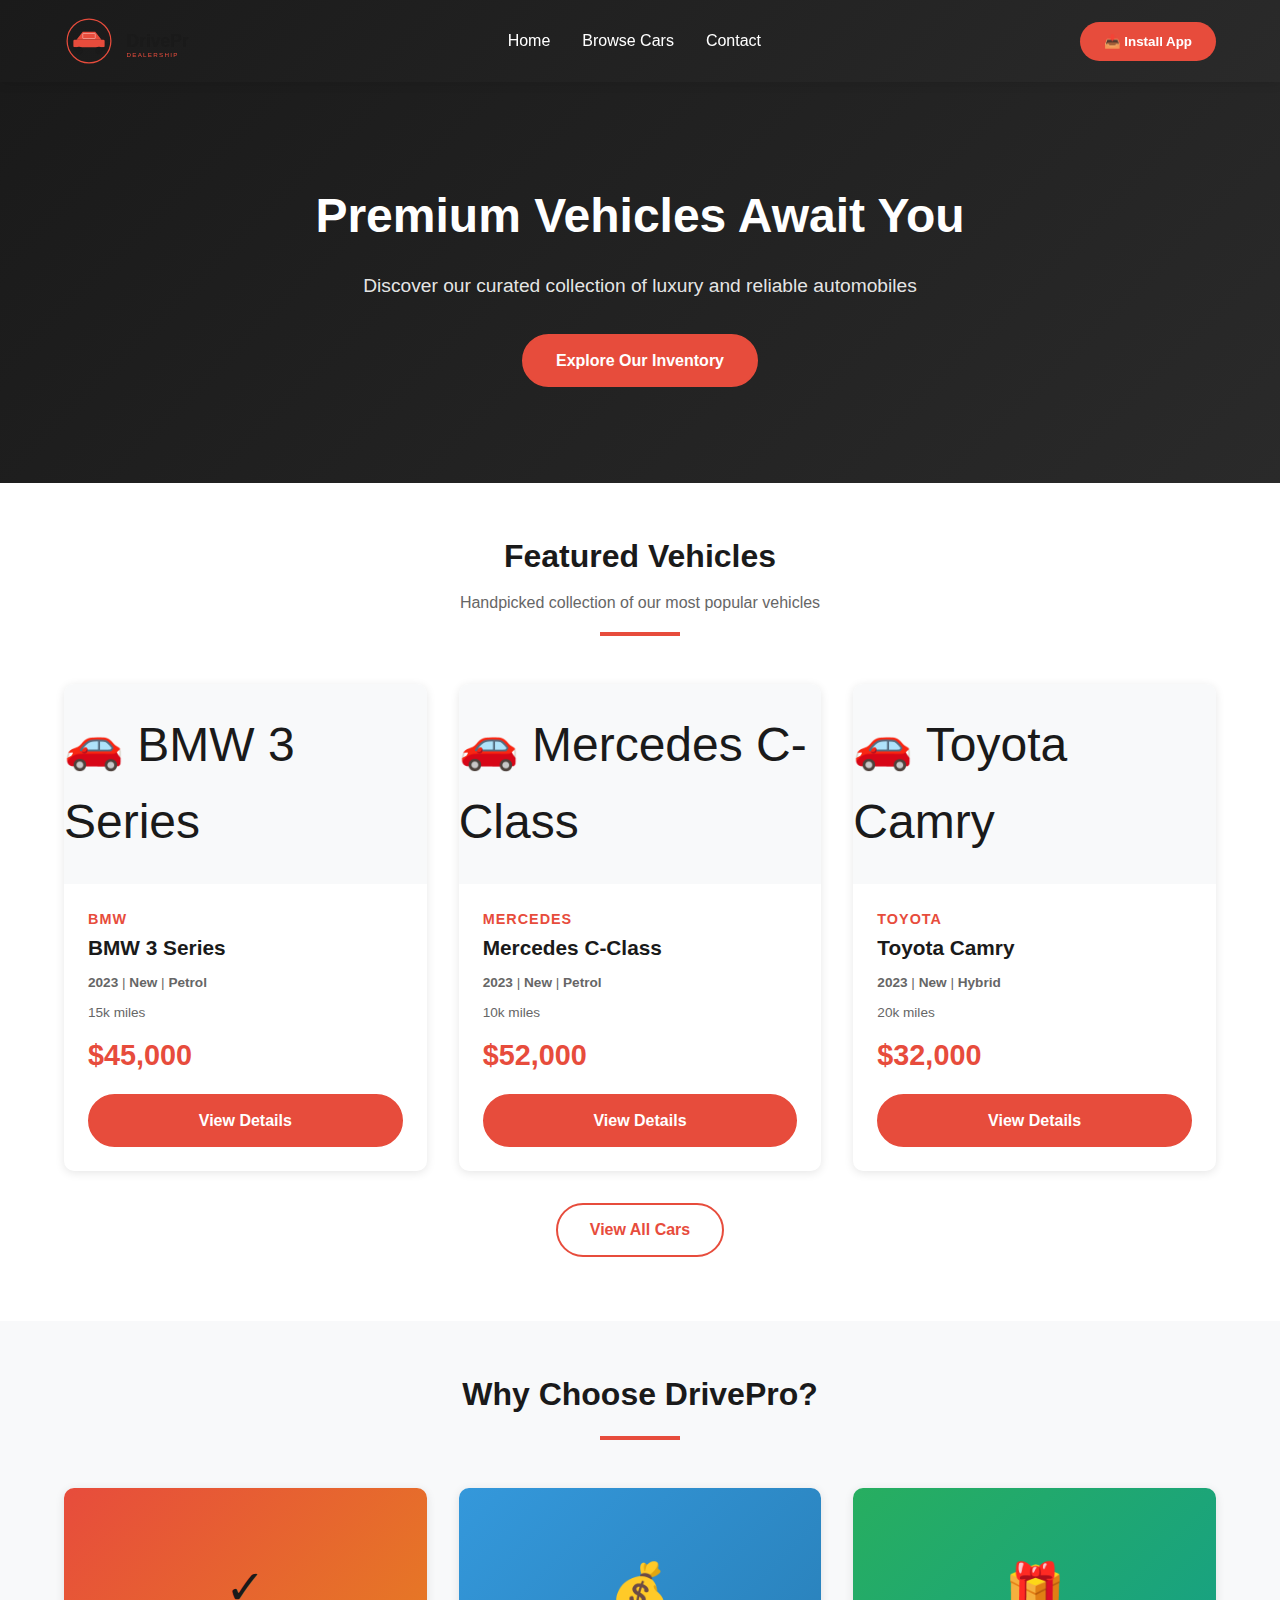
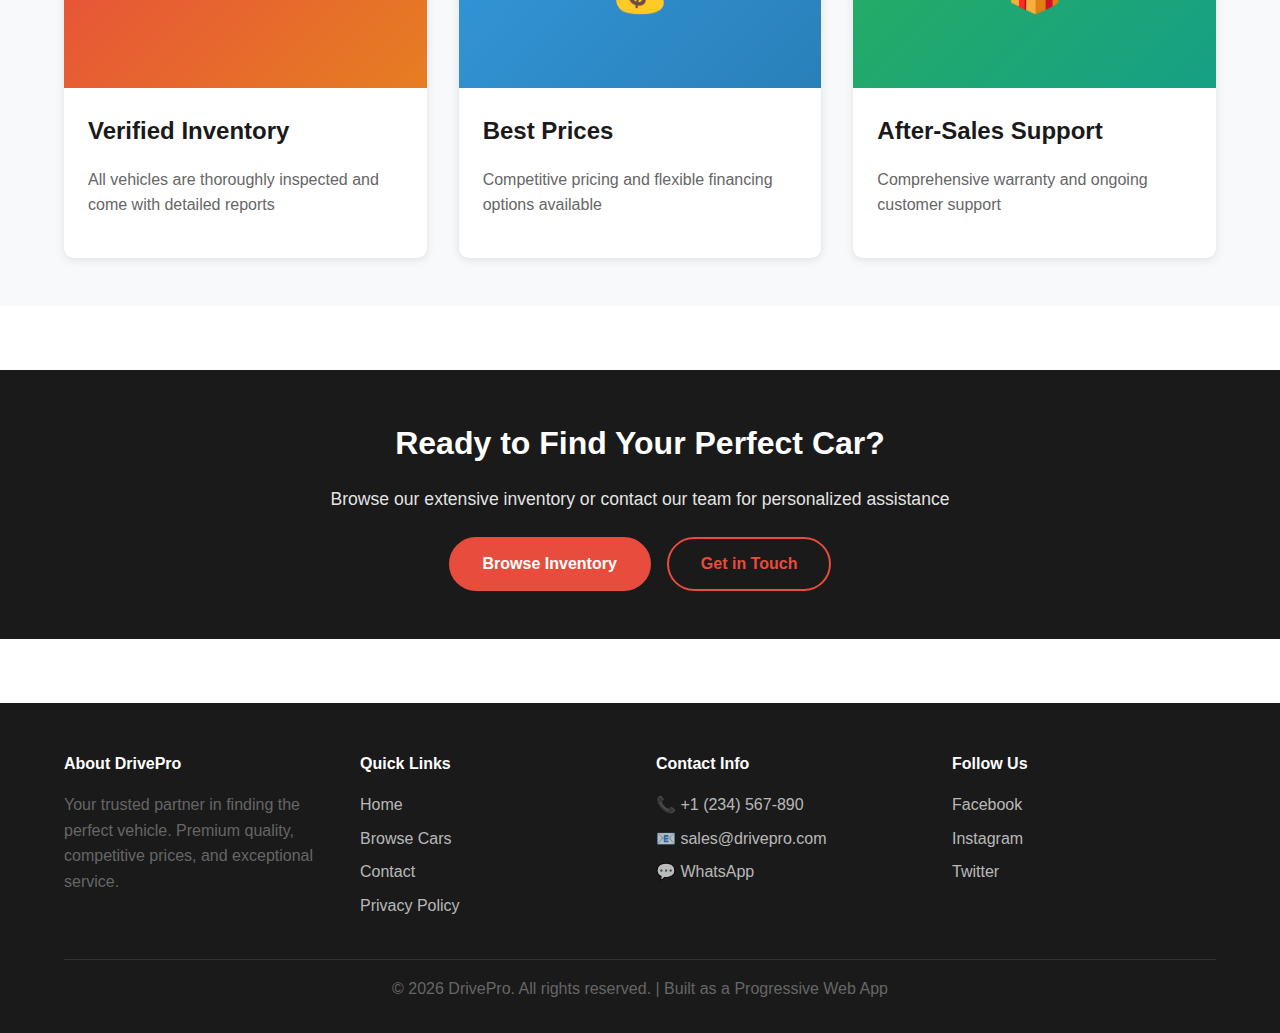
<file: index.html>
<!DOCTYPE html>
<html lang="en">
<head>
  <meta charset="UTF-8" />
  <meta name="viewport" content="width=device-width, initial-scale=1.0" />
  <meta name="description" content="DrivePro - Discover premium vehicles with our expert dealership team. Browse, compare, and connect with us today." />
  <meta name="theme-color" content="#1a1a1a" />
  <meta name="apple-mobile-web-app-capable" content="yes" />
  <meta name="apple-mobile-web-app-status-bar-style" content="black-translucent" />
  <meta name="apple-mobile-web-app-title" content="DrivePro" />
  <meta property="og:title" content="DrivePro - Premium Car Dealership" />
  <meta property="og:description" content="Discover premium vehicles with our expert dealership team." />
  <meta property="og:image" content="./assets/icons/icon-192x192.png" />
  <meta property="og:url" content="https://yoursite.com" />

  <link rel="manifest" href="./manifest.json" />
  <link rel="icon" type="image/png" href="./assets/icons/icon-192x192.png" />
  <link rel="apple-touch-icon" href="./assets/icons/icon-192x192.png" />
  <link rel="shortcut icon" href="./assets/icons/icon-192x192.png" />

  <title>DrivePro - Premium Car Dealership</title>
  <link rel="stylesheet" href="./css/styles.css" />
</head>
<body id="home-page">
  <!-- Header -->
  <header>
    <div class="container">
      <nav>
        <a href="./index.html" class="logo">
          <img src="./assets/logo.svg" alt="DrivePro Logo" style="height: 50px; width: auto;" class="logo-img">
        </a>
        <ul class="nav-links">
          <li><a href="./index.html">Home</a></li>
          <li><a href="./cars.html">Browse Cars</a></li>
          <li><a href="./contact.html">Contact</a></li>
        </ul>
        <button class="install-btn" id="install-btn">📥 Install App</button>
        <button class="menu-toggle">☰</button>
      </nav>
    </div>
  </header>

  <!-- Hero Section -->
  <section class="hero">
    <div class="container">
      <h1>Premium Vehicles Await You</h1>
      <p>Discover our curated collection of luxury and reliable automobiles</p>
      <a href="./cars.html" class="btn">Explore Our Inventory</a>
    </div>
  </section>

  <!-- Featured Cars Section -->
  <section class="featured-section">
    <div class="container">
      <div class="section-title">
        <h2>Featured Vehicles</h2>
        <p>Handpicked collection of our most popular vehicles</p>
      </div>
      <div class="cars-grid" id="featured-cars"></div>
      <div style="text-align: center; margin-top: 2rem;">
        <a href="./cars.html" class="btn btn-outline">View All Cars</a>
      </div>
    </div>
  </section>

  <!-- Why Choose Us Section -->
  <section class="featured-section" style="background: var(--light-bg); padding: 3rem 0;">
    <div class="container">
      <div class="section-title">
        <h2>Why Choose DrivePro?</h2>
      </div>
      <div class="cars-grid" style="margin-bottom: 0;">
        <div class="car-card" style="cursor: default;">
          <div class="car-image" style="background: linear-gradient(135deg, var(--secondary-color), #e67e22);">
            <span style="font-size: 3rem;">✓</span>
          </div>
          <div class="car-info">
            <h3>Verified Inventory</h3>
            <p>All vehicles are thoroughly inspected and come with detailed reports</p>
          </div>
        </div>
        <div class="car-card" style="cursor: default;">
          <div class="car-image" style="background: linear-gradient(135deg, var(--accent-color), #2980b9);">
            <span style="font-size: 3rem;">💰</span>
          </div>
          <div class="car-info">
            <h3>Best Prices</h3>
            <p>Competitive pricing and flexible financing options available</p>
          </div>
        </div>
        <div class="car-card" style="cursor: default;">
          <div class="car-image" style="background: linear-gradient(135deg, #27ae60, #16a085);">
            <span style="font-size: 3rem;">🎁</span>
          </div>
          <div class="car-info">
            <h3>After-Sales Support</h3>
            <p>Comprehensive warranty and ongoing customer support</p>
          </div>
        </div>
      </div>
    </div>
  </section>

  <!-- CTA Section -->
  <section style="background: var(--primary-color); color: white; padding: 3rem 0; text-align: center; margin-top: 3rem;">
    <div class="container">
      <h2 style="color: white; margin-bottom: 1rem;">Ready to Find Your Perfect Car?</h2>
      <p style="color: rgba(255, 255, 255, 0.9); margin-bottom: 1.5rem; font-size: 1.1rem;">
        Browse our extensive inventory or contact our team for personalized assistance
      </p>
      <div style="display: flex; gap: 1rem; justify-content: center; flex-wrap: wrap;">
        <a href="./cars.html" class="btn">Browse Inventory</a>
        <a href="./contact.html" class="btn btn-outline">Get in Touch</a>
      </div>
    </div>
  </section>

  <!-- Footer -->
  <footer>
    <div class="container">
      <div class="footer-content">
        <div class="footer-section">
          <h4>About DrivePro</h4>
          <p>Your trusted partner in finding the perfect vehicle. Premium quality, competitive prices, and exceptional service.</p>
        </div>
        <div class="footer-section">
          <h4>Quick Links</h4>
          <ul>
            <li><a href="./index.html">Home</a></li>
            <li><a href="./cars.html">Browse Cars</a></li>
            <li><a href="./contact.html">Contact</a></li>
            <li><a href="#privacy">Privacy Policy</a></li>
          </ul>
        </div>
        <div class="footer-section">
          <h4>Contact Info</h4>
          <ul>
            <li><a href="tel:+1234567890">📞 +1 (234) 567-890</a></li>
            <li><a href="mailto:sales@drivepro.com">📧 sales@drivepro.com</a></li>
            <li><a href="https://wa.me/1234567890" target="_blank">💬 WhatsApp</a></li>
          </ul>
        </div>
        <div class="footer-section">
          <h4>Follow Us</h4>
          <ul>
            <li><a href="#facebook">Facebook</a></li>
            <li><a href="#instagram">Instagram</a></li>
            <li><a href="#twitter">Twitter</a></li>
          </ul>
        </div>
      </div>
      <div class="footer-bottom">
        <p>&copy; 2026 DrivePro. All rights reserved. | Built as a Progressive Web App</p>
      </div>
    </div>
  </footer>

  <script src="./js/app.js"></script>
</body>
</html>
</file>
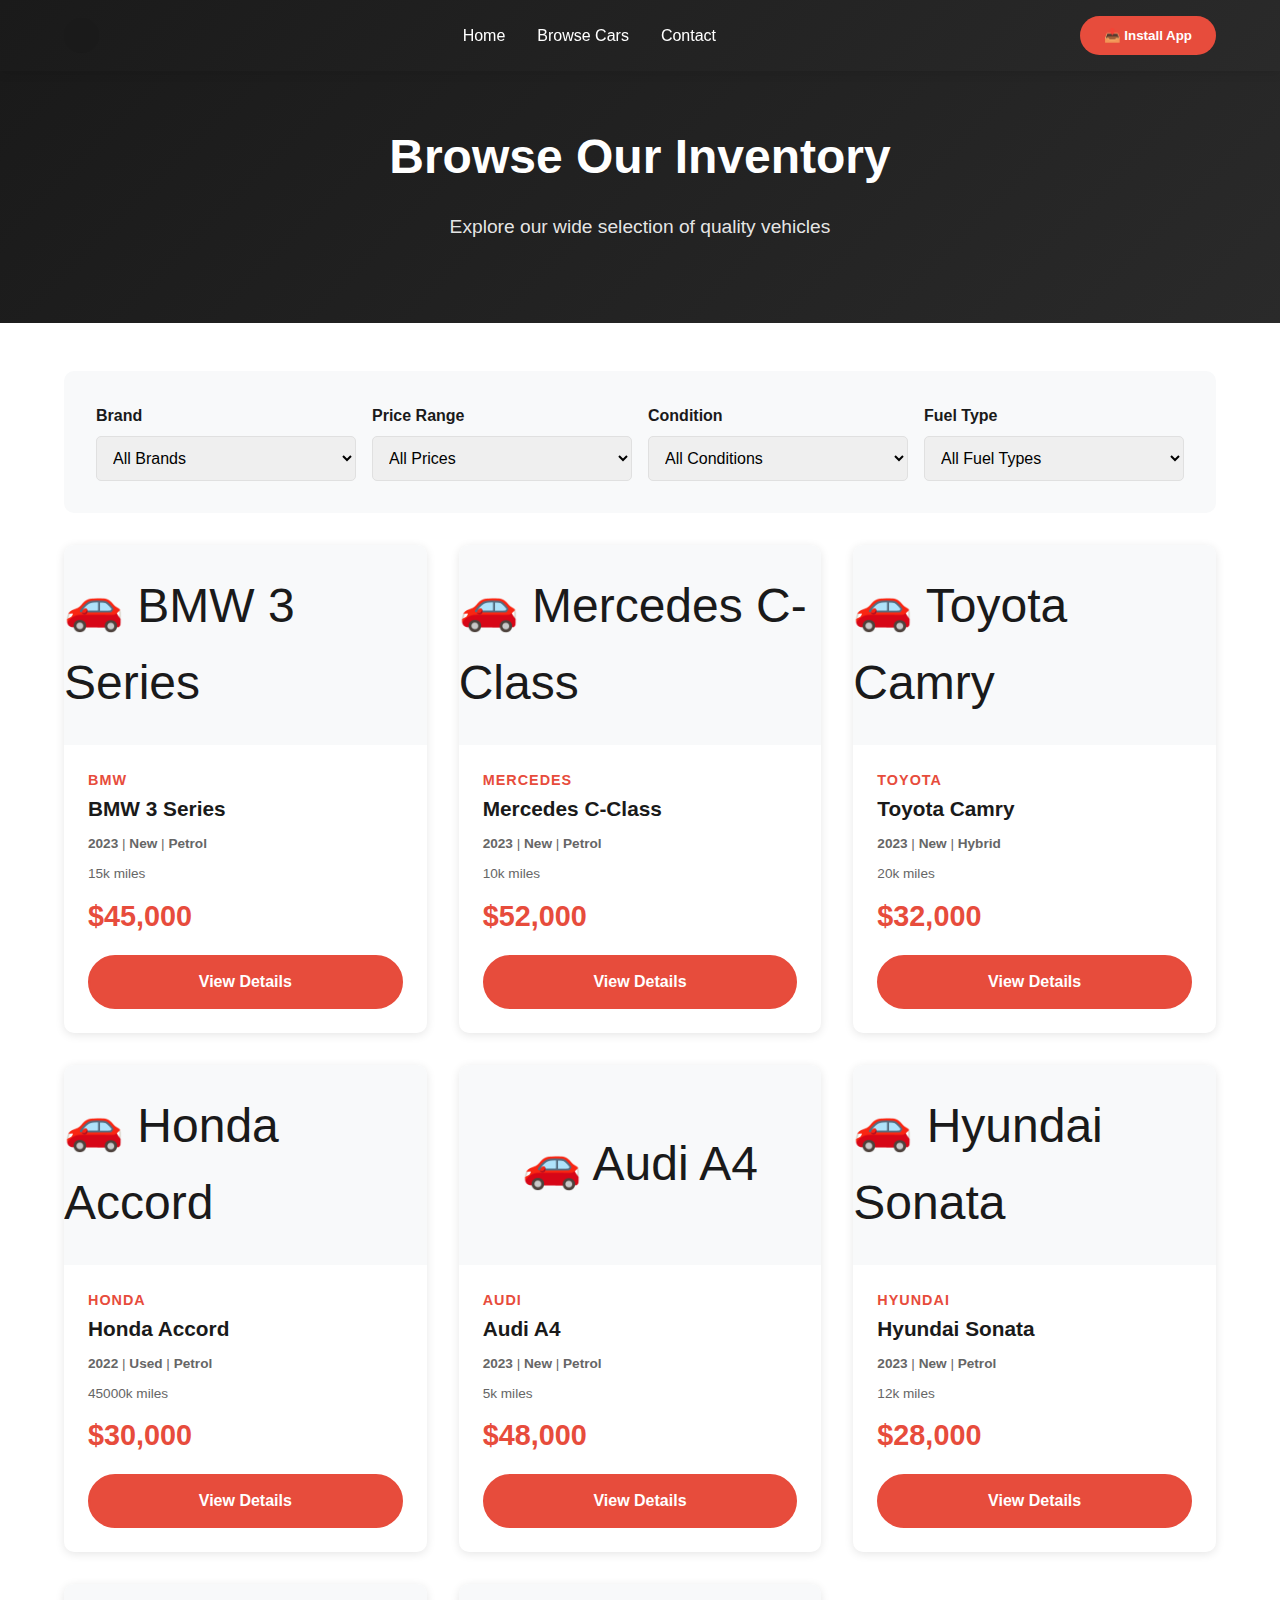
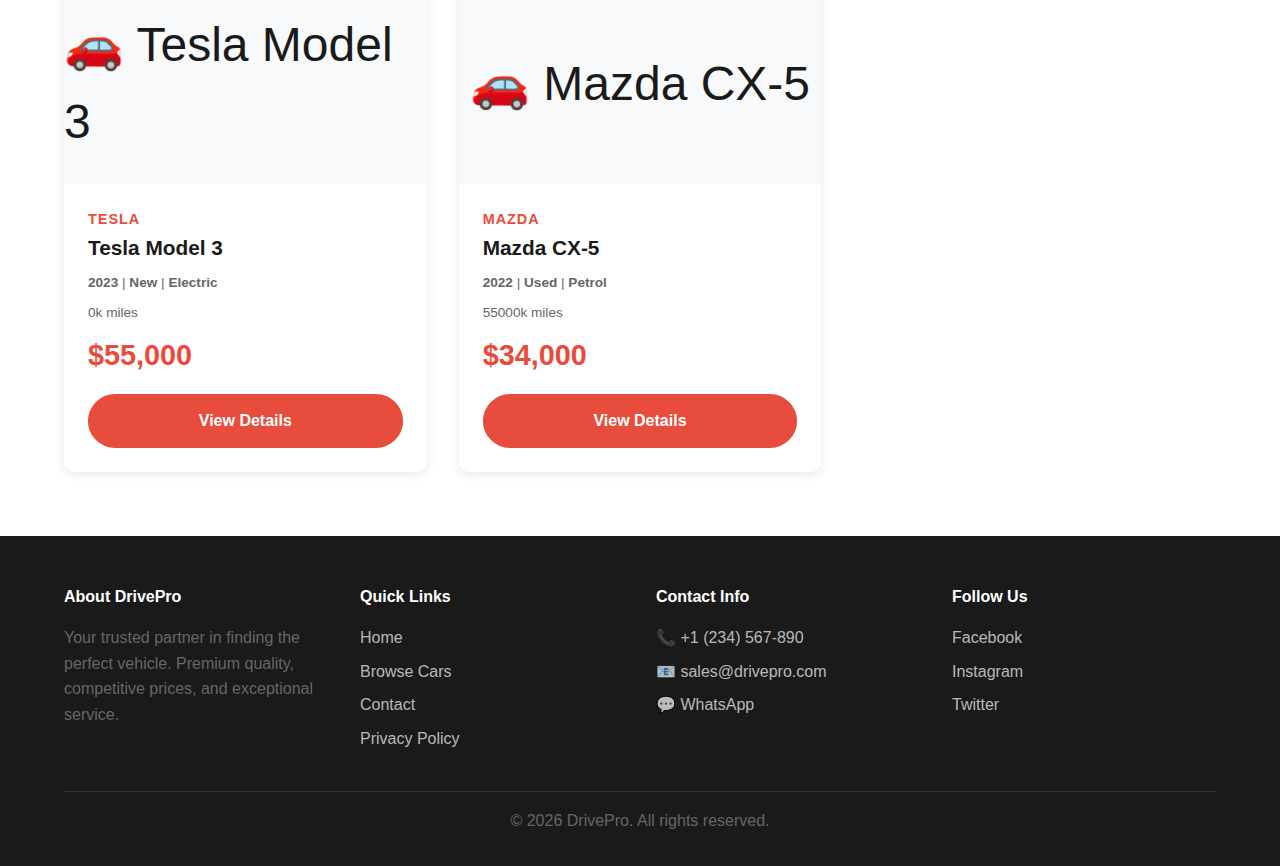
<file: car-detail.html>
<!DOCTYPE html>
<html lang="en">
<head>
  <meta charset="UTF-8" />
  <meta name="viewport" content="width=device-width, initial-scale=1.0" />
  <meta name="description" content="View detailed specifications, features, and contact options for our vehicles." />
  <meta name="theme-color" content="#1a1a1a" />

  <link rel="manifest" href="./manifest.json" />
  <link rel="icon" type="image/png" href="./assets/icons/icon-192x192.png" />
  <link rel="apple-touch-icon" href="./assets/icons/icon-192x192.png" />

  <title>Car Details - DrivePro</title>
  <link rel="stylesheet" href="./css/styles.css" />
</head>
<body id="car-detail-page">
  <!-- Header -->
  <header>
    <div class="container">
      <nav>
        <a href="./index.html" class="logo">
          <img src="./assets/icons/icon-192x192.png" alt="DrivePro Logo" style="height: 35px; width: 35px; border-radius: 50%;" class="logo-img">
        </a>
        <ul class="nav-links">
          <li><a href="./index.html">Home</a></li>
          <li><a href="./cars.html">Browse Cars</a></li>
          <li><a href="./contact.html">Contact</a></li>
        </ul>
        <button class="install-btn" id="install-btn">📥 Install App</button>
        <button class="menu-toggle">☰</button>
      </nav>
    </div>
  </header>

  <!-- Car Detail Section -->
  <section class="featured-section">
    <div class="container">
      <a href="./cars.html" style="display: inline-block; margin-bottom: 2rem; color: var(--secondary-color); text-decoration: none; font-weight: 600;">
        ← Back to Inventory
      </a>

      <div class="detail-section">
        <!-- Car Image -->
        <div class="detail-image">
          <img src="" alt="Car Image" style="width: 100%; height: auto; background: var(--light-bg); min-height: 300px; display: flex; align-items: center; justify-content: center; font-size: 4rem;" />
        </div>

        <!-- Car Details -->
        <div class="detail-info">
          <div class="detail-brand"></div>
          <h1></h1>
          <p></p>
          <div class="car-price"></div>

          <!-- Specifications -->
          <h3>Specifications</h3>
          <div class="specs-grid"></div>

          <!-- Features -->
          <h3 style="margin-top: 2rem;">Features</h3>
          <ul class="features-list" style="list-style: none; margin-bottom: 2rem;"></ul>

          <!-- Contact Section -->
          <div class="contact-section">
            <h3>Interested in this vehicle?</h3>
            <p>Get in touch with our team for more information and to schedule a test drive.</p>
            <div class="contact-buttons">
              <button class="contact-btn call">📞 Call</button>
              <button class="contact-btn whatsapp">💬 WhatsApp</button>
              <button class="contact-btn email">📧 Email</button>
            </div>
          </div>
        </div>
      </div>

      <!-- Additional Info -->
      <div style="margin-top: 3rem; padding: 2rem; background: var(--light-bg); border-radius: 10px;">
        <h3>Additional Information</h3>
        <p>
          All vehicles at DrivePro come with a comprehensive inspection report, warranty, and after-sales support. 
          Feel free to contact our sales team to arrange a test drive or for any questions about this vehicle.
        </p>
      </div>
    </div>
  </section>

  <!-- Related Cars Section -->
  <section class="featured-section" style="background: var(--light-bg);">
    <div class="container">
      <div class="section-title">
        <h2>You Might Also Like</h2>
      </div>
      <div class="cars-grid" id="related-cars"></div>
    </div>
  </section>

  <!-- Footer -->
  <footer>
    <div class="container">
      <div class="footer-content">
        <div class="footer-section">
          <h4>About DrivePro</h4>
          <p>Your trusted partner in finding the perfect vehicle. Premium quality, competitive prices, and exceptional service.</p>
        </div>
        <div class="footer-section">
          <h4>Quick Links</h4>
          <ul>
            <li><a href="./index.html">Home</a></li>
            <li><a href="./cars.html">Browse Cars</a></li>
            <li><a href="./contact.html">Contact</a></li>
            <li><a href="#privacy">Privacy Policy</a></li>
          </ul>
        </div>
        <div class="footer-section">
          <h4>Contact Info</h4>
          <ul>
            <li><a href="tel:+1234567890">📞 +1 (234) 567-890</a></li>
            <li><a href="mailto:sales@drivepro.com">📧 sales@drivepro.com</a></li>
            <li><a href="https://wa.me/1234567890" target="_blank">💬 WhatsApp</a></li>
          </ul>
        </div>
        <div class="footer-section">
          <h4>Follow Us</h4>
          <ul>
            <li><a href="#facebook">Facebook</a></li>
            <li><a href="#instagram">Instagram</a></li>
            <li><a href="#twitter">Twitter</a></li>
          </ul>
        </div>
      </div>
      <div class="footer-bottom">
        <p>&copy; 2026 DrivePro. All rights reserved.</p>
      </div>
    </div>
  </footer>

  <script>
    // Load related cars
    document.addEventListener('DOMContentLoaded', () => {
      const params = new URLSearchParams(window.location.search);
      const carId = parseInt(params.get('id'));
      const relatedContainer = document.getElementById('related-cars');
      
      // Get 3 random cars excluding the current one
      const related = carDatabase
        .filter(car => car.id !== carId)
        .sort(() => Math.random() - 0.5)
        .slice(0, 3);
      
      if (relatedContainer) {
        displayCars(related, relatedContainer);
      }
    });
  </script>
  <script src="./js/app.js"></script>
</body>
</html>
</file>
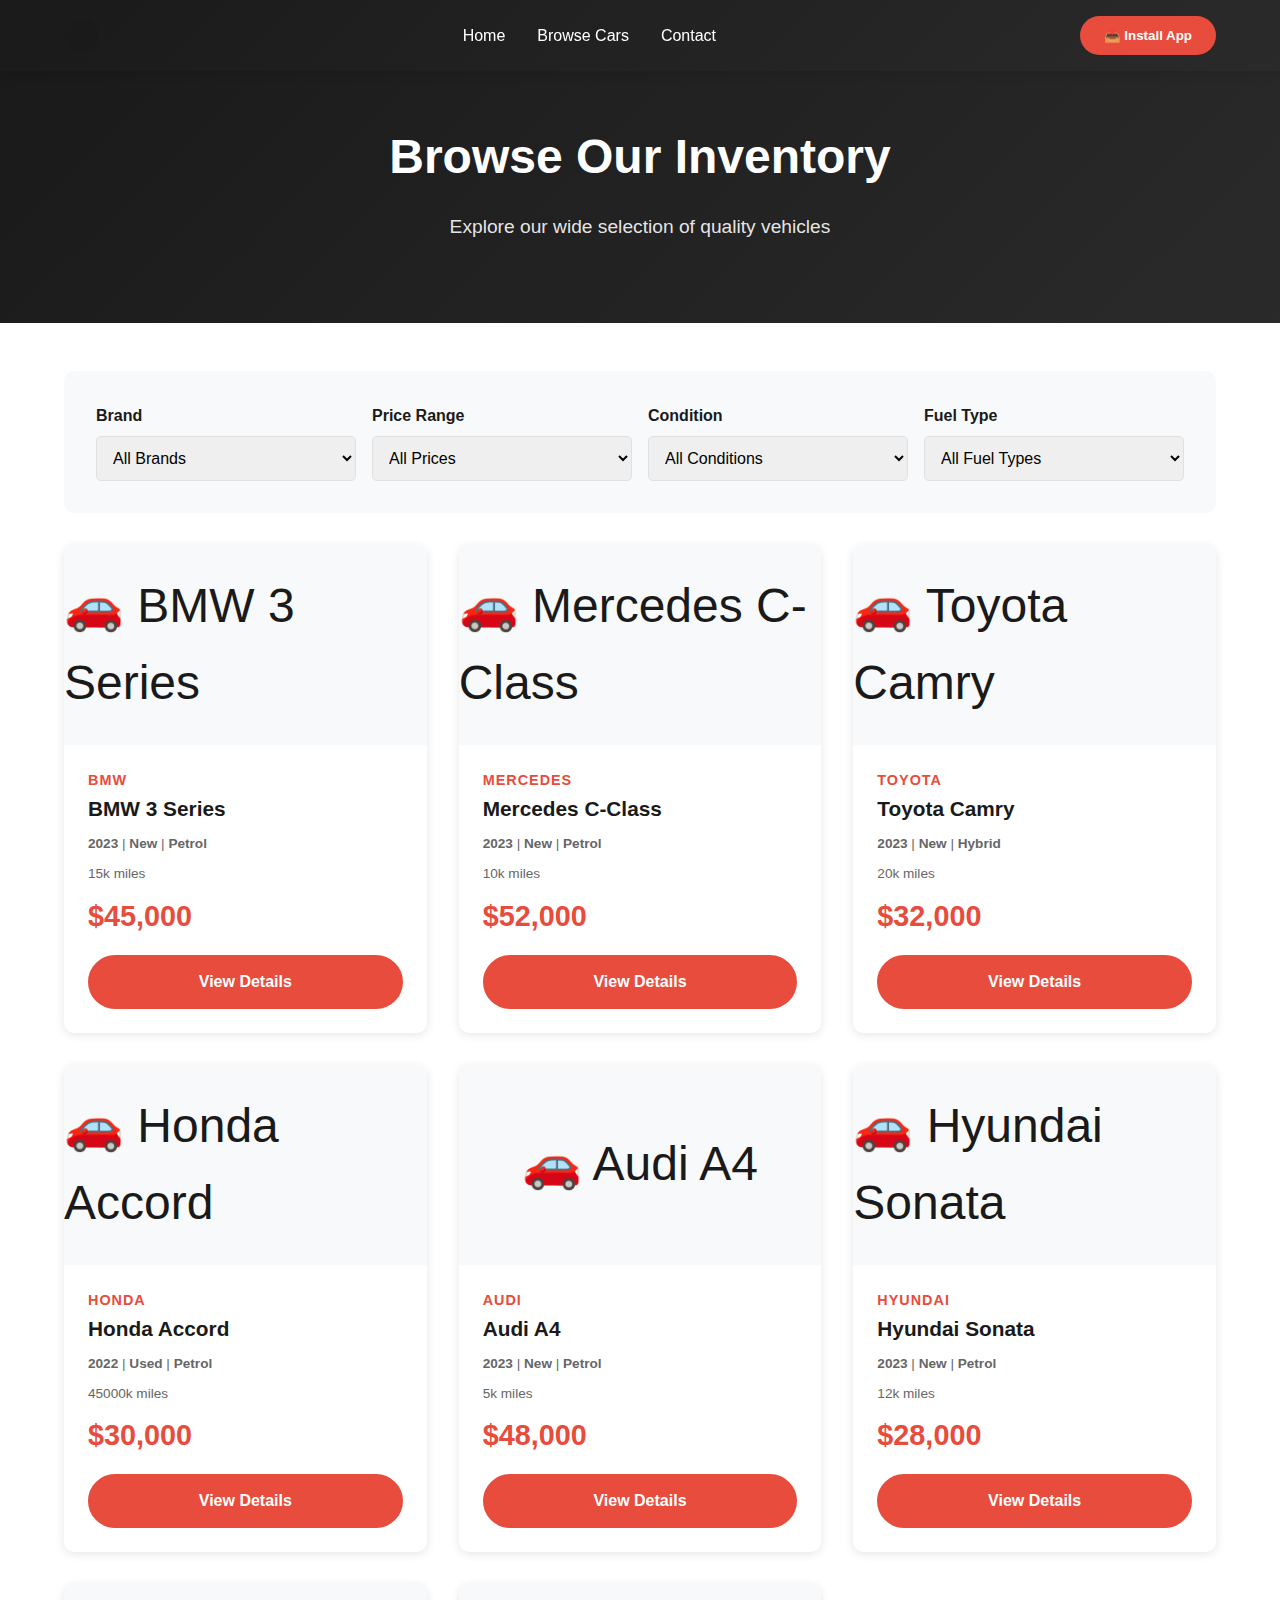
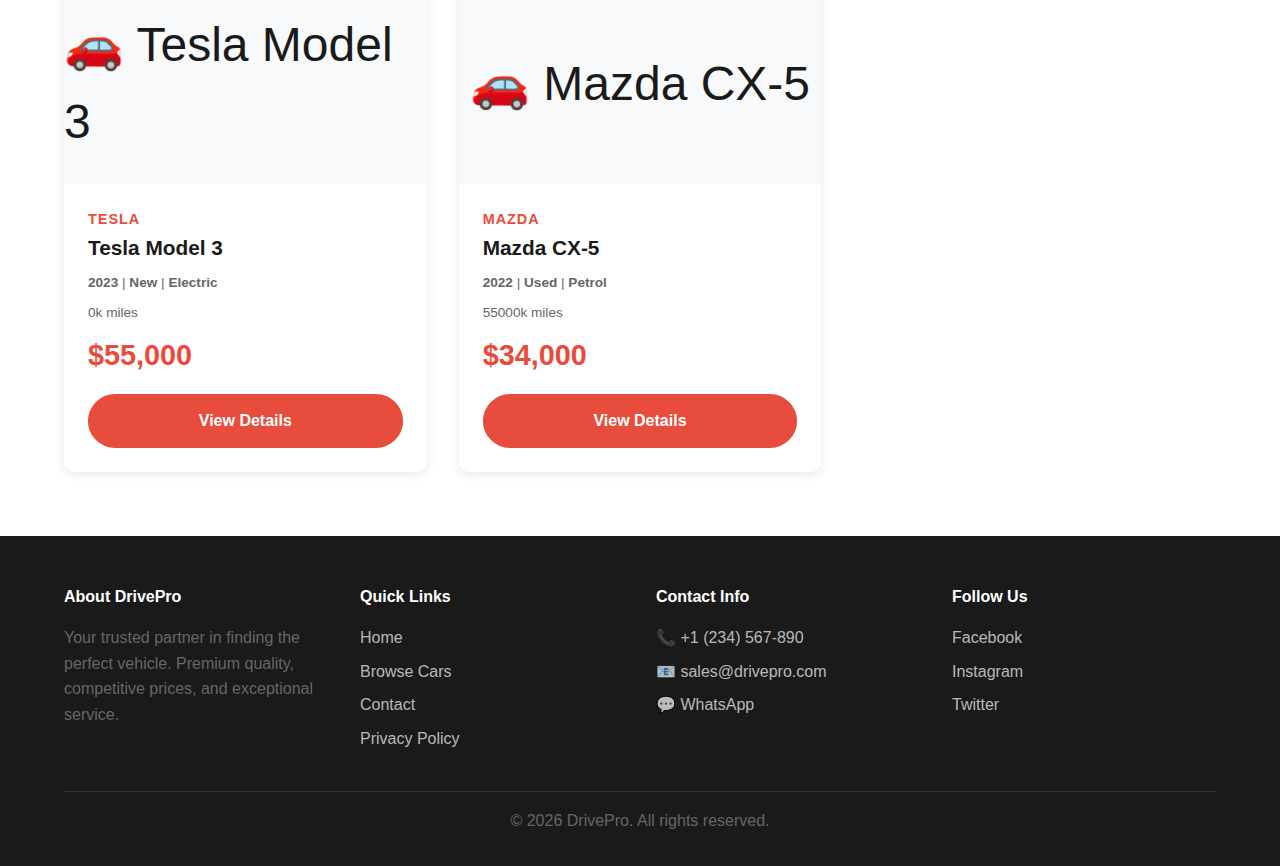
<file: cars.html>
<!DOCTYPE html>
<html lang="en">
<head>
  <meta charset="UTF-8" />
  <meta name="viewport" content="width=device-width, initial-scale=1.0" />
  <meta name="description" content="Browse our extensive inventory of premium vehicles. Filter by brand, price, model, and condition." />
  <meta name="theme-color" content="#1a1a1a" />

  <link rel="manifest" href="./manifest.json" />
  <link rel="icon" type="image/png" href="./assets/icons/icon-192x192.png" />
  <link rel="apple-touch-icon" href="./assets/icons/icon-192x192.png" />

  <title>Browse Cars - DrivePro</title>
  <link rel="stylesheet" href="./css/styles.css" />
</head>
<body id="cars-page">
  <!-- Header -->
  <header>
    <div class="container">
      <nav>
        <a href="./index.html" class="logo">
          <img src="./assets/icons/icon-192x192.png" alt="DrivePro Logo" style="height: 35px; width: 35px; border-radius: 50%;" class="logo-img">
        </a>
        <ul class="nav-links">
          <li><a href="./index.html">Home</a></li>
          <li><a href="./cars.html">Browse Cars</a></li>
          <li><a href="./contact.html">Contact</a></li>
        </ul>
        <button class="install-btn" id="install-btn">📥 Install App</button>
        <button class="menu-toggle">☰</button>
      </nav>
    </div>
  </header>

  <!-- Page Header -->
  <section class="hero" style="padding: 3rem 2rem;">
    <div class="container">
      <h1>Browse Our Inventory</h1>
      <p>Explore our wide selection of quality vehicles</p>
    </div>
  </section>

  <!-- Main Content -->
  <section class="featured-section">
    <div class="container">
      <!-- Filters -->
      <div class="filters">
        <div class="filter-group">
          <label for="brand-filter">Brand</label>
          <select id="brand-filter">
            <option value="">All Brands</option>
            <option value="BMW">BMW</option>
            <option value="Mercedes">Mercedes</option>
            <option value="Toyota">Toyota</option>
            <option value="Honda">Honda</option>
            <option value="Audi">Audi</option>
            <option value="Hyundai">Hyundai</option>
            <option value="Tesla">Tesla</option>
            <option value="Mazda">Mazda</option>
          </select>
        </div>

        <div class="filter-group">
          <label for="price-filter">Price Range</label>
          <select id="price-filter">
            <option value="">All Prices</option>
            <option value="0-30000">Under $30,000</option>
            <option value="30000-50000">$30,000 - $50,000</option>
            <option value="50000-75000">$50,000 - $75,000</option>
            <option value="75000-999999">Over $75,000</option>
          </select>
        </div>

        <div class="filter-group">
          <label for="condition-filter">Condition</label>
          <select id="condition-filter">
            <option value="">All Conditions</option>
            <option value="New">New</option>
            <option value="Used">Used</option>
          </select>
        </div>

        <div class="filter-group">
          <label for="fuel-filter">Fuel Type</label>
          <select id="fuel-filter">
            <option value="">All Fuel Types</option>
            <option value="Petrol">Petrol</option>
            <option value="Diesel">Diesel</option>
            <option value="Hybrid">Hybrid</option>
            <option value="Electric">Electric</option>
          </select>
        </div>
      </div>

      <!-- Cars Grid -->
      <div class="cars-grid" id="cars-list"></div>
    </div>
  </section>

  <!-- Footer -->
  <footer>
    <div class="container">
      <div class="footer-content">
        <div class="footer-section">
          <h4>About DrivePro</h4>
          <p>Your trusted partner in finding the perfect vehicle. Premium quality, competitive prices, and exceptional service.</p>
        </div>
        <div class="footer-section">
          <h4>Quick Links</h4>
          <ul>
            <li><a href="./index.html">Home</a></li>
            <li><a href="./cars.html">Browse Cars</a></li>
            <li><a href="./contact.html">Contact</a></li>
            <li><a href="#privacy">Privacy Policy</a></li>
          </ul>
        </div>
        <div class="footer-section">
          <h4>Contact Info</h4>
          <ul>
            <li><a href="tel:+1234567890">📞 +1 (234) 567-890</a></li>
            <li><a href="mailto:sales@drivepro.com">📧 sales@drivepro.com</a></li>
            <li><a href="https://wa.me/1234567890" target="_blank">💬 WhatsApp</a></li>
          </ul>
        </div>
        <div class="footer-section">
          <h4>Follow Us</h4>
          <ul>
            <li><a href="#facebook">Facebook</a></li>
            <li><a href="#instagram">Instagram</a></li>
            <li><a href="#twitter">Twitter</a></li>
          </ul>
        </div>
      </div>
      <div class="footer-bottom">
        <p>&copy; 2026 DrivePro. All rights reserved.</p>
      </div>
    </div>
  </footer>

  <script src="./js/app.js"></script>
</body>
</html>
</file>
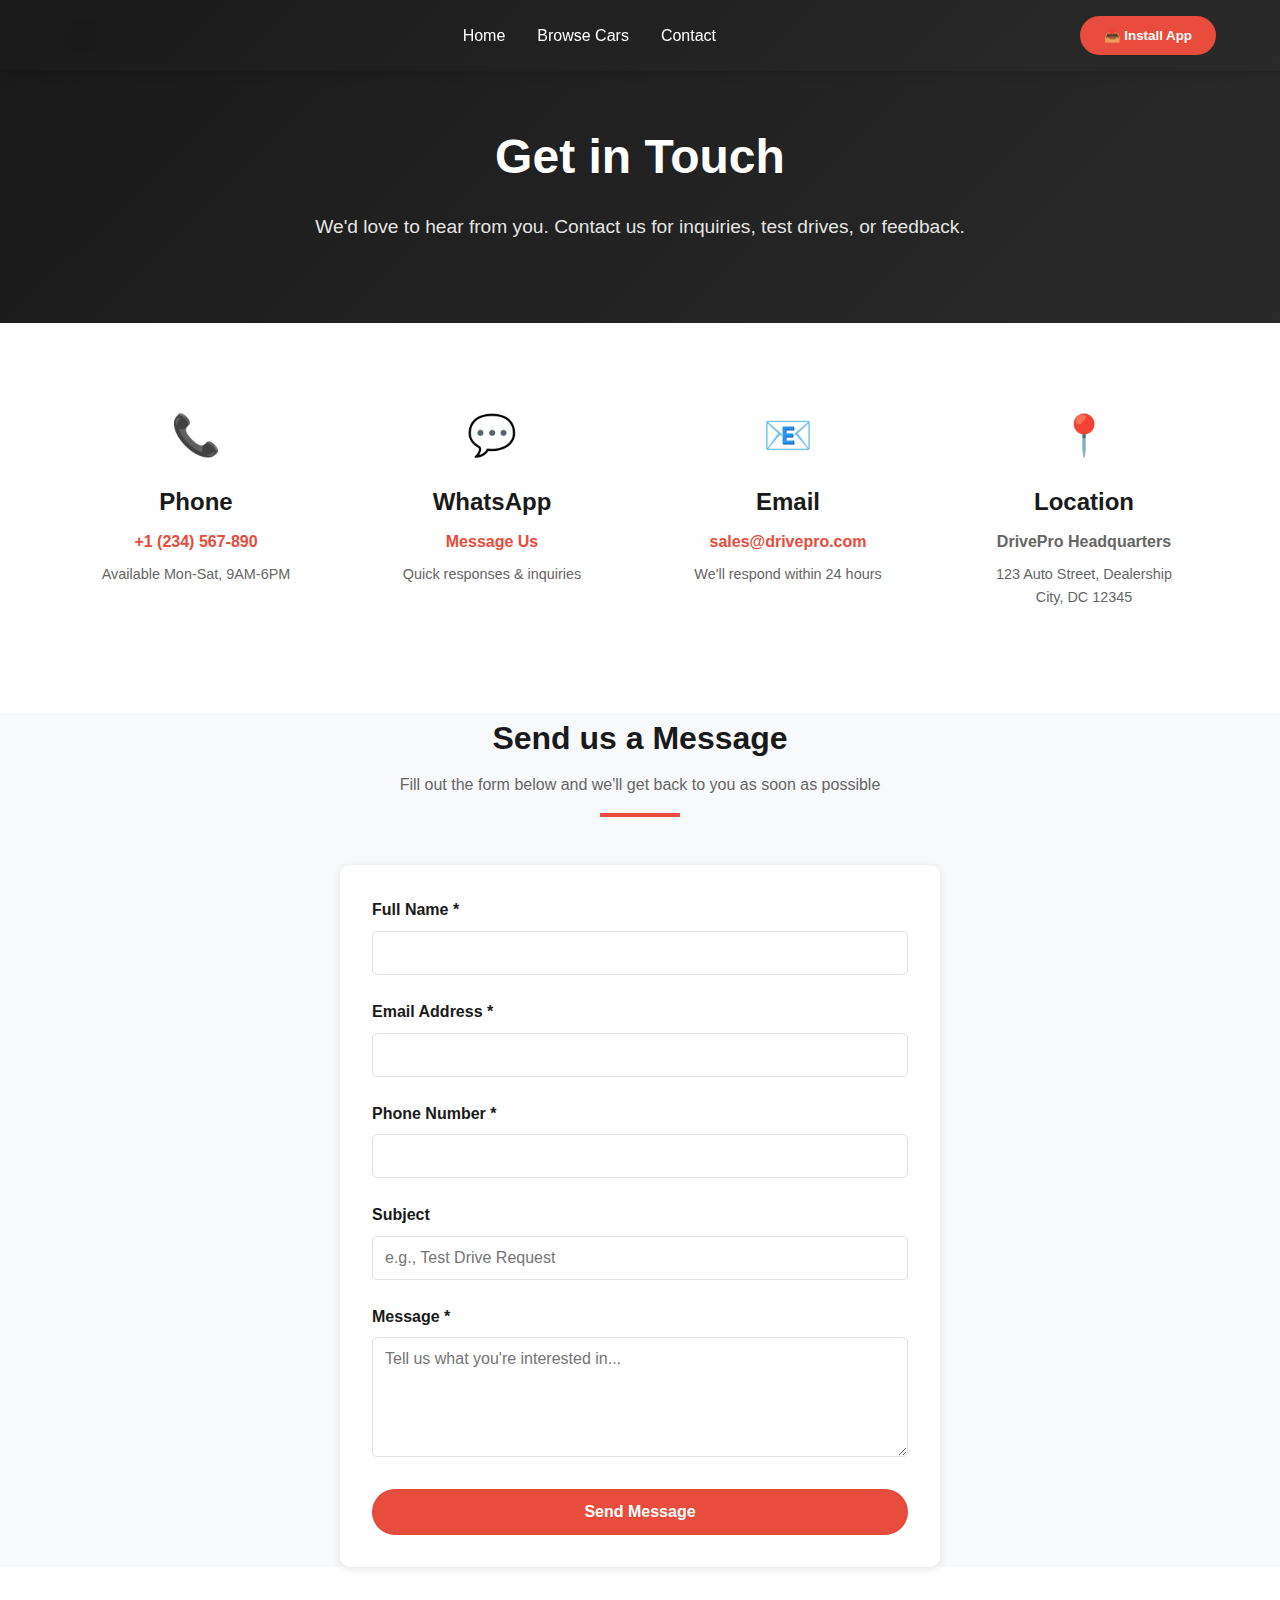
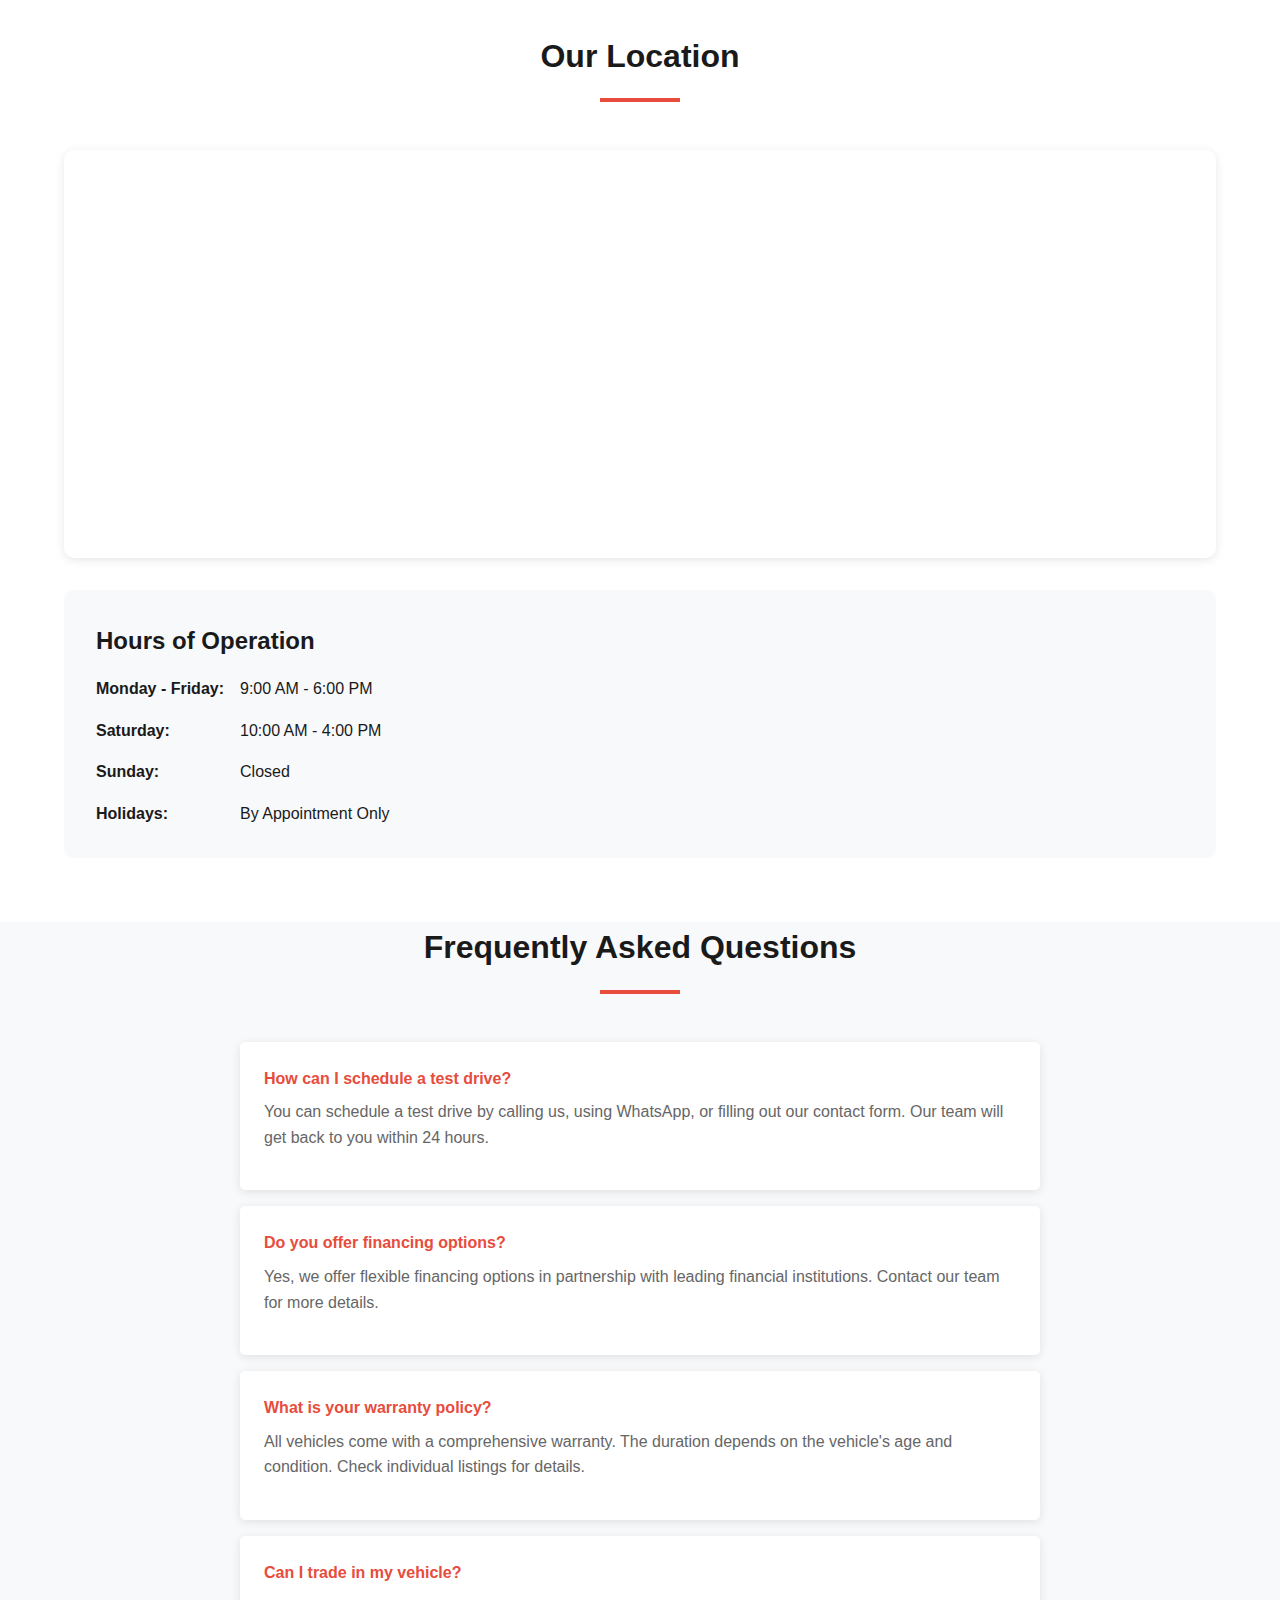
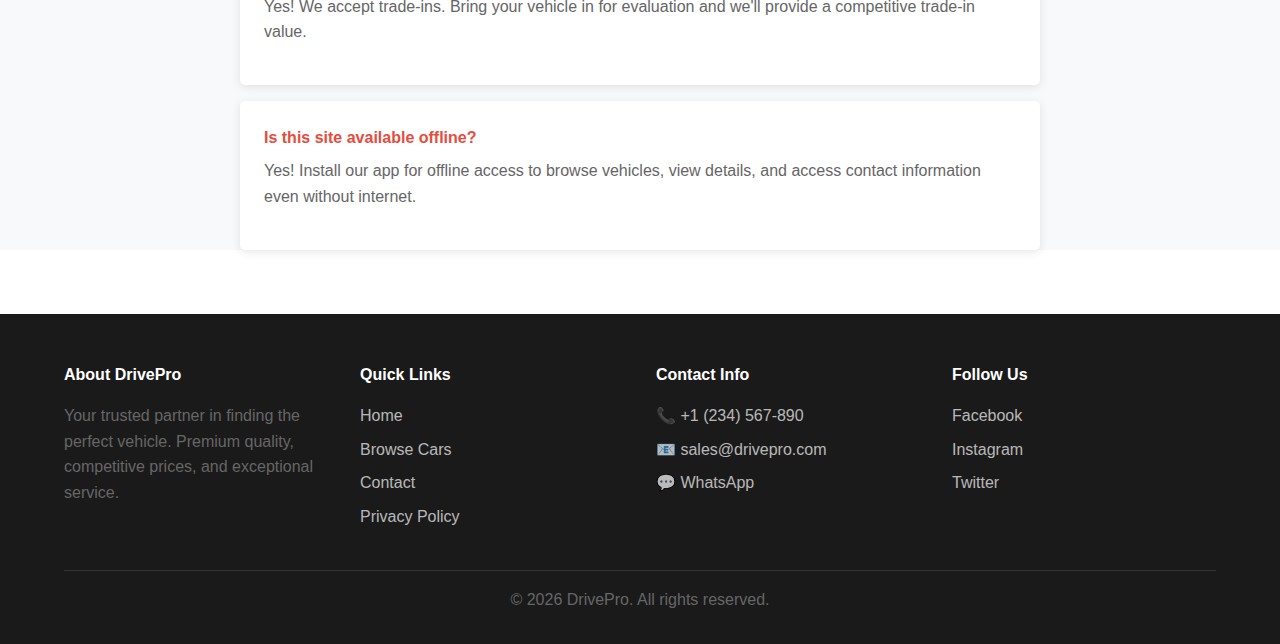
<file: contact.html>
<!DOCTYPE html>
<html lang="en">
<head>
  <meta charset="UTF-8" />
  <meta name="viewport" content="width=device-width, initial-scale=1.0" />
  <meta name="description" content="Contact DrivePro for inquiries, test drives, and support. Call, WhatsApp, or visit our location." />
  <meta name="theme-color" content="#1a1a1a" />

  <link rel="manifest" href="./manifest.json" />
  <link rel="icon" type="image/png" href="./assets/icons/icon-192x192.png" />
  <link rel="apple-touch-icon" href="./assets/icons/icon-192x192.png" />

  <title>Contact Us - DrivePro</title>
  <link rel="stylesheet" href="./css/styles.css" />
</head>
<body id="contact-page">
  <!-- Header -->
  <header>
    <div class="container">
      <nav>
        <a href="./index.html" class="logo">
          <img src="./assets/icons/icon-192x192.png" alt="DrivePro Logo" style="height: 35px; width: 35px; border-radius: 50%;" class="logo-img">
        </a>
        <ul class="nav-links">
          <li><a href="./index.html">Home</a></li>
          <li><a href="./cars.html">Browse Cars</a></li>
          <li><a href="./contact.html">Contact</a></li>
        </ul>
        <button class="install-btn" id="install-btn">📥 Install App</button>
        <button class="menu-toggle">☰</button>
      </nav>
    </div>
  </header>

  <!-- Page Header -->
  <section class="hero" style="padding: 3rem 2rem;">
    <div class="container">
      <h1>Get in Touch</h1>
      <p>We'd love to hear from you. Contact us for inquiries, test drives, or feedback.</p>
    </div>
  </section>

  <!-- Contact Information -->
  <section class="featured-section">
    <div class="container">
      <div class="contact-info">
        <div class="info-card">
          <div class="info-icon">📞</div>
          <h3>Phone</h3>
          <p>
            <a href="tel:+1234567890" style="color: var(--secondary-color); text-decoration: none; font-weight: 600;">
              +1 (234) 567-890
            </a>
          </p>
          <p style="font-size: 0.9rem; color: var(--text-secondary);">Available Mon-Sat, 9AM-6PM</p>
        </div>

        <div class="info-card">
          <div class="info-icon">💬</div>
          <h3>WhatsApp</h3>
          <p>
            <a href="https://wa.me/1234567890" target="_blank" style="color: var(--secondary-color); text-decoration: none; font-weight: 600;">
              Message Us
            </a>
          </p>
          <p style="font-size: 0.9rem; color: var(--text-secondary);">Quick responses & inquiries</p>
        </div>

        <div class="info-card">
          <div class="info-icon">📧</div>
          <h3>Email</h3>
          <p>
            <a href="mailto:sales@drivepro.com" style="color: var(--secondary-color); text-decoration: none; font-weight: 600;">
              sales@drivepro.com
            </a>
          </p>
          <p style="font-size: 0.9rem; color: var(--text-secondary);">We'll respond within 24 hours</p>
        </div>

        <div class="info-card">
          <div class="info-icon">📍</div>
          <h3>Location</h3>
          <p><strong>DrivePro Headquarters</strong></p>
          <p style="font-size: 0.9rem; color: var(--text-secondary);">123 Auto Street, Dealership City, DC 12345</p>
        </div>
      </div>
    </div>
  </section>

  <!-- Contact Form -->
  <section class="featured-section" style="background: var(--light-bg);">
    <div class="container">
      <div class="section-title">
        <h2>Send us a Message</h2>
        <p>Fill out the form below and we'll get back to you as soon as possible</p>
      </div>

      <div class="contact-form">
        <div id="success-message" style="display: none; background: #27ae60; color: white; padding: 1rem; border-radius: 5px; margin-bottom: 1rem;">
          ✓ Thank you for your message! We'll contact you soon.
        </div>

        <form id="contact-form">
          <div class="form-group">
            <label for="name">Full Name *</label>
            <input type="text" id="name" name="name" required />
          </div>

          <div class="form-group">
            <label for="email">Email Address *</label>
            <input type="email" id="email" name="email" required />
          </div>

          <div class="form-group">
            <label for="phone">Phone Number *</label>
            <input type="tel" id="phone" name="phone" required />
          </div>

          <div class="form-group">
            <label for="subject">Subject</label>
            <input type="text" id="subject" name="subject" placeholder="e.g., Test Drive Request" />
          </div>

          <div class="form-group">
            <label for="message">Message *</label>
            <textarea id="message" name="message" required placeholder="Tell us what you're interested in..."></textarea>
          </div>

          <button type="submit" class="btn" style="width: 100%; cursor: pointer;">Send Message</button>
        </form>
      </div>
    </div>
  </section>

  <!-- Map Section -->
  <section class="featured-section">
    <div class="container">
      <div class="section-title">
        <h2>Our Location</h2>
      </div>

      <div class="map-container">
        <!-- Embedded Google Map -->
        <iframe
          src="https://www.google.com/maps/embed?pb=!1m18!1m12!1m3!1d3024.1234567890!2d-77.0369!3d38.8951!2m3!1f0!2f0!3f0!3m2!1i1024!2i768!4f13.1!3m3!1m2!1s0x54eab584e432361b%3A0x1c466c4e34735a0!2sAuto%20Street!5e0!3m2!1sen!2sus!4v1234567890"
          allowfullscreen=""
          loading="lazy"
          referrerpolicy="no-referrer-when-downgrade"
        ></iframe>
      </div>

      <div style="background: var(--light-bg); padding: 2rem; border-radius: 10px; margin-top: 2rem;">
        <h3>Hours of Operation</h3>
        <div style="display: grid; grid-template-columns: auto 1fr; gap: 1rem; margin-top: 1rem;">
          <strong>Monday - Friday:</strong>
          <span>9:00 AM - 6:00 PM</span>

          <strong>Saturday:</strong>
          <span>10:00 AM - 4:00 PM</span>

          <strong>Sunday:</strong>
          <span>Closed</span>

          <strong>Holidays:</strong>
          <span>By Appointment Only</span>
        </div>
      </div>
    </div>
  </section>

  <!-- FAQ Section -->
  <section class="featured-section" style="background: var(--light-bg);">
    <div class="container">
      <div class="section-title">
        <h2>Frequently Asked Questions</h2>
      </div>

      <div style="max-width: 800px; margin: 0 auto;">
        <div style="background: white; padding: 1.5rem; border-radius: 5px; margin-bottom: 1rem; box-shadow: var(--shadow);">
          <h4 style="color: var(--secondary-color); margin-bottom: 0.5rem;">How can I schedule a test drive?</h4>
          <p>You can schedule a test drive by calling us, using WhatsApp, or filling out our contact form. Our team will get back to you within 24 hours.</p>
        </div>

        <div style="background: white; padding: 1.5rem; border-radius: 5px; margin-bottom: 1rem; box-shadow: var(--shadow);">
          <h4 style="color: var(--secondary-color); margin-bottom: 0.5rem;">Do you offer financing options?</h4>
          <p>Yes, we offer flexible financing options in partnership with leading financial institutions. Contact our team for more details.</p>
        </div>

        <div style="background: white; padding: 1.5rem; border-radius: 5px; margin-bottom: 1rem; box-shadow: var(--shadow);">
          <h4 style="color: var(--secondary-color); margin-bottom: 0.5rem;">What is your warranty policy?</h4>
          <p>All vehicles come with a comprehensive warranty. The duration depends on the vehicle's age and condition. Check individual listings for details.</p>
        </div>

        <div style="background: white; padding: 1.5rem; border-radius: 5px; margin-bottom: 1rem; box-shadow: var(--shadow);">
          <h4 style="color: var(--secondary-color); margin-bottom: 0.5rem;">Can I trade in my vehicle?</h4>
          <p>Yes! We accept trade-ins. Bring your vehicle in for evaluation and we'll provide a competitive trade-in value.</p>
        </div>

        <div style="background: white; padding: 1.5rem; border-radius: 5px; box-shadow: var(--shadow);">
          <h4 style="color: var(--secondary-color); margin-bottom: 0.5rem;">Is this site available offline?</h4>
          <p>Yes! Install our app for offline access to browse vehicles, view details, and access contact information even without internet.</p>
        </div>
      </div>
    </div>
  </section>

  <!-- Footer -->
  <footer>
    <div class="container">
      <div class="footer-content">
        <div class="footer-section">
          <h4>About DrivePro</h4>
          <p>Your trusted partner in finding the perfect vehicle. Premium quality, competitive prices, and exceptional service.</p>
        </div>
        <div class="footer-section">
          <h4>Quick Links</h4>
          <ul>
            <li><a href="./index.html">Home</a></li>
            <li><a href="./cars.html">Browse Cars</a></li>
            <li><a href="./contact.html">Contact</a></li>
            <li><a href="#privacy">Privacy Policy</a></li>
          </ul>
        </div>
        <div class="footer-section">
          <h4>Contact Info</h4>
          <ul>
            <li><a href="tel:+1234567890">📞 +1 (234) 567-890</a></li>
            <li><a href="mailto:sales@drivepro.com">📧 sales@drivepro.com</a></li>
            <li><a href="https://wa.me/1234567890" target="_blank">💬 WhatsApp</a></li>
          </ul>
        </div>
        <div class="footer-section">
          <h4>Follow Us</h4>
          <ul>
            <li><a href="#facebook">Facebook</a></li>
            <li><a href="#instagram">Instagram</a></li>
            <li><a href="#twitter">Twitter</a></li>
          </ul>
        </div>
      </div>
      <div class="footer-bottom">
        <p>&copy; 2026 DrivePro. All rights reserved.</p>
      </div>
    </div>
  </footer>

  <script src="./js/app.js"></script>
</body>
</html>
</file>
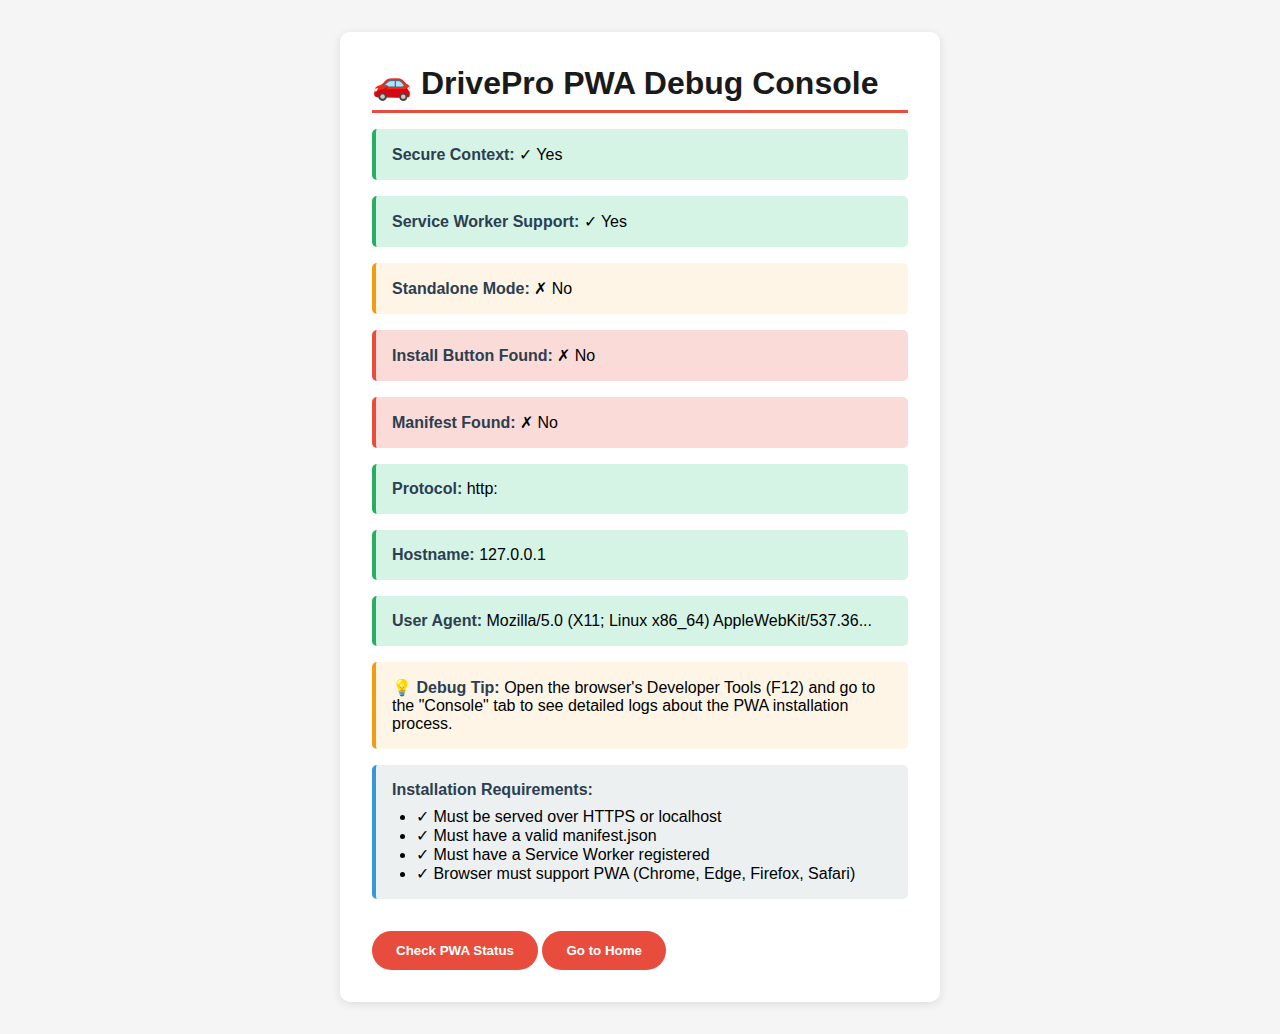
<file: DEBUG.html>
<!DOCTYPE html>
<html lang="en">
<head>
  <meta charset="UTF-8">
  <meta name="viewport" content="width=device-width, initial-scale=1.0">
  <title>DrivePro - Debug PWA Status</title>
  <style>
    * {
      margin: 0;
      padding: 0;
      box-sizing: border-box;
    }
    body {
      font-family: Arial, sans-serif;
      background: #f5f5f5;
      padding: 2rem;
    }
    .container {
      max-width: 600px;
      margin: 0 auto;
      background: white;
      padding: 2rem;
      border-radius: 10px;
      box-shadow: 0 2px 10px rgba(0,0,0,0.1);
    }
    h1 {
      color: #1a1a1a;
      margin-bottom: 1rem;
      border-bottom: 3px solid #e74c3c;
      padding-bottom: 0.5rem;
    }
    .status {
      margin: 1rem 0;
      padding: 1rem;
      border-left: 4px solid #3498db;
      background: #ecf0f1;
      border-radius: 5px;
    }
    .status strong {
      color: #2c3e50;
    }
    .status.success {
      border-left-color: #27ae60;
      background: #d5f4e6;
    }
    .status.error {
      border-left-color: #e74c3c;
      background: #fadbd8;
    }
    .status.warning {
      border-left-color: #f39c12;
      background: #fef5e7;
    }
    .button {
      display: inline-block;
      padding: 0.75rem 1.5rem;
      background: #e74c3c;
      color: white;
      border: none;
      border-radius: 50px;
      cursor: pointer;
      font-weight: 600;
      margin-top: 1rem;
      transition: all 0.3s;
    }
    .button:hover {
      background: #c0392b;
      transform: translateY(-2px);
    }
    .code {
      background: #2c3e50;
      color: #ecf0f1;
      padding: 1rem;
      border-radius: 5px;
      overflow-x: auto;
      font-size: 0.9rem;
      margin: 1rem 0;
    }
  </style>
</head>
<body>
  <div class="container">
    <h1>🚗 DrivePro PWA Debug Console</h1>
    
    <div id="status-output"></div>

    <button class="button" onclick="checkStatus()">Check PWA Status</button>
    <button class="button" onclick="location.href='./index.html'">Go to Home</button>
  </div>

  <script>
    function checkStatus() {
      const output = document.getElementById('status-output');
      output.innerHTML = '';

      // Check secure context
      const isSecure = window.isSecureContext || location.protocol === 'https:';
      addStatus('Secure Context', isSecure, isSecure ? 'success' : 'warning');

      // Check Service Worker support
      const hasServiceWorker = 'serviceWorker' in navigator;
      addStatus('Service Worker Support', hasServiceWorker, hasServiceWorker ? 'success' : 'error');

      // Check standalone mode
      const isStandalone = window.navigator.standalone === true || window.matchMedia('(display-mode: standalone)').matches;
      addStatus('Standalone Mode', isStandalone, isStandalone ? 'success' : 'warning');

      // Check install button
      const installBtn = document.getElementById('install-btn');
      addStatus('Install Button Found', !!installBtn, installBtn ? 'success' : 'error');

      // Check manifest
      const manifest = document.querySelector('link[rel="manifest"]');
      addStatus('Manifest Found', !!manifest, manifest ? 'success' : 'error');

      // Check protocol
      addStatus('Protocol', location.protocol);
      addStatus('Hostname', location.hostname);
      addStatus('User Agent', navigator.userAgent.substring(0, 50) + '...');

      // Add debugging tip
      output.innerHTML += `
        <div class="status warning">
          <strong>💡 Debug Tip:</strong> 
          Open the browser's Developer Tools (F12) and go to the "Console" tab to see detailed logs about the PWA installation process.
        </div>
        <div class="status">
          <strong>Installation Requirements:</strong>
          <ul style="margin-top: 0.5rem; margin-left: 1.5rem;">
            <li>✓ Must be served over HTTPS or localhost</li>
            <li>✓ Must have a valid manifest.json</li>
            <li>✓ Must have a Service Worker registered</li>
            <li>✓ Browser must support PWA (Chrome, Edge, Firefox, Safari)</li>
          </ul>
        </div>
      `;
    }

    function addStatus(label, value, type = 'success') {
      const output = document.getElementById('status-output');
      const displayValue = typeof value === 'boolean' ? (value ? '✓ Yes' : '✗ No') : value;
      const statusClass = type || 'success';
      output.innerHTML += `<div class="status ${statusClass}"><strong>${label}:</strong> ${displayValue}</div>`;
    }

    // Auto-check on load
    window.addEventListener('load', checkStatus);
  </script>
</body>
</html>
</file>
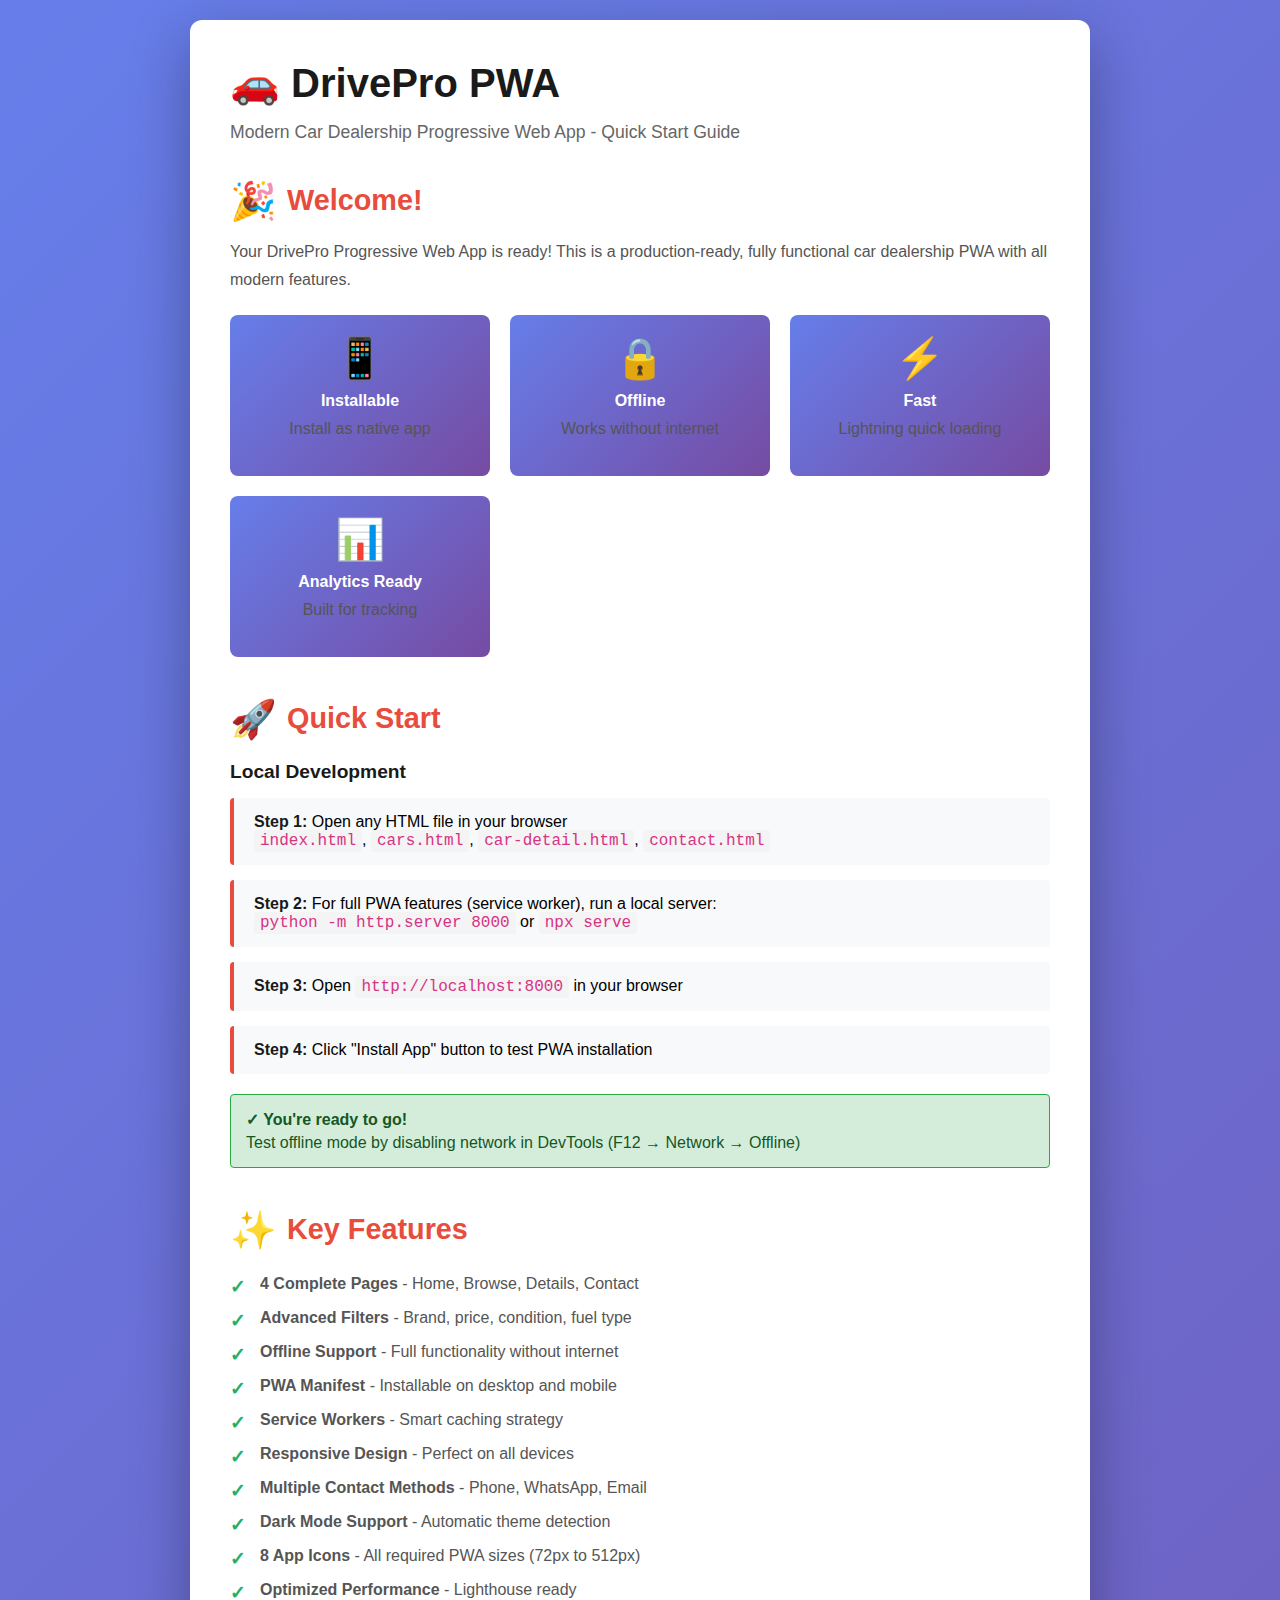
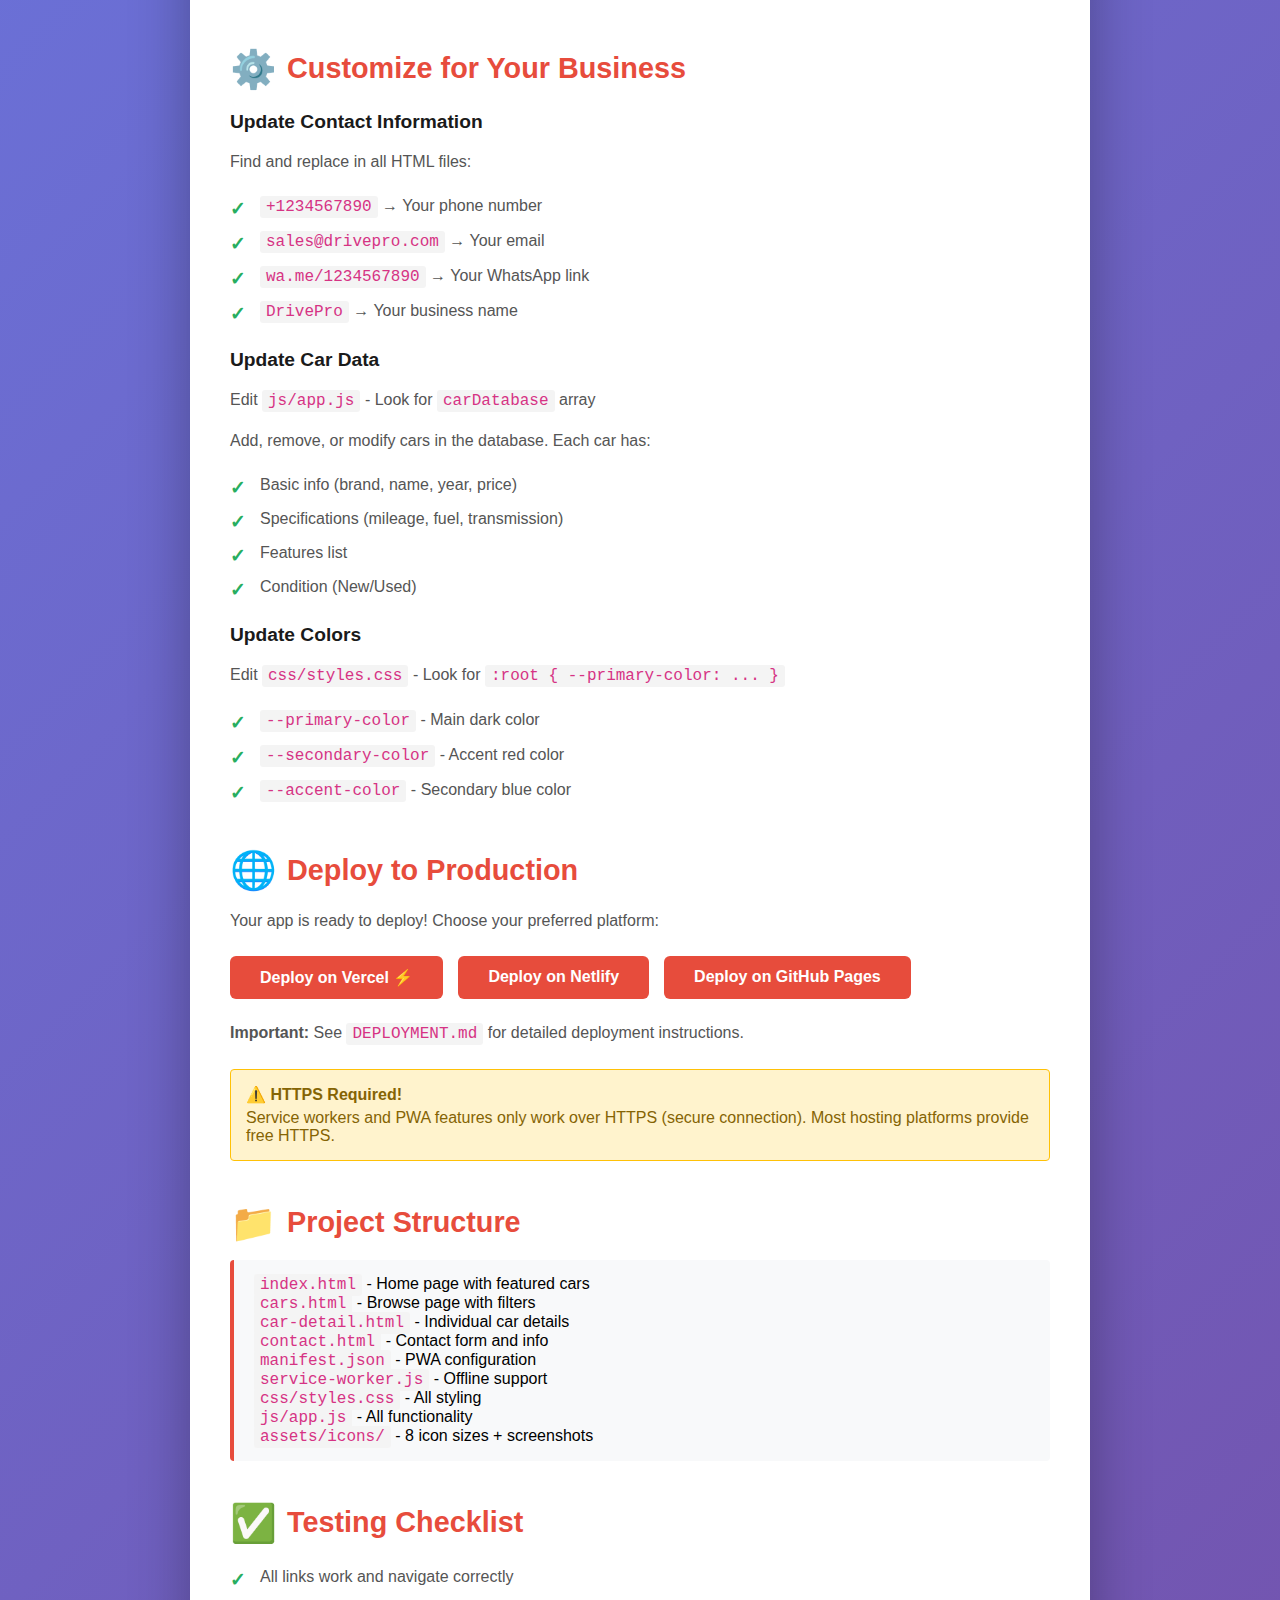
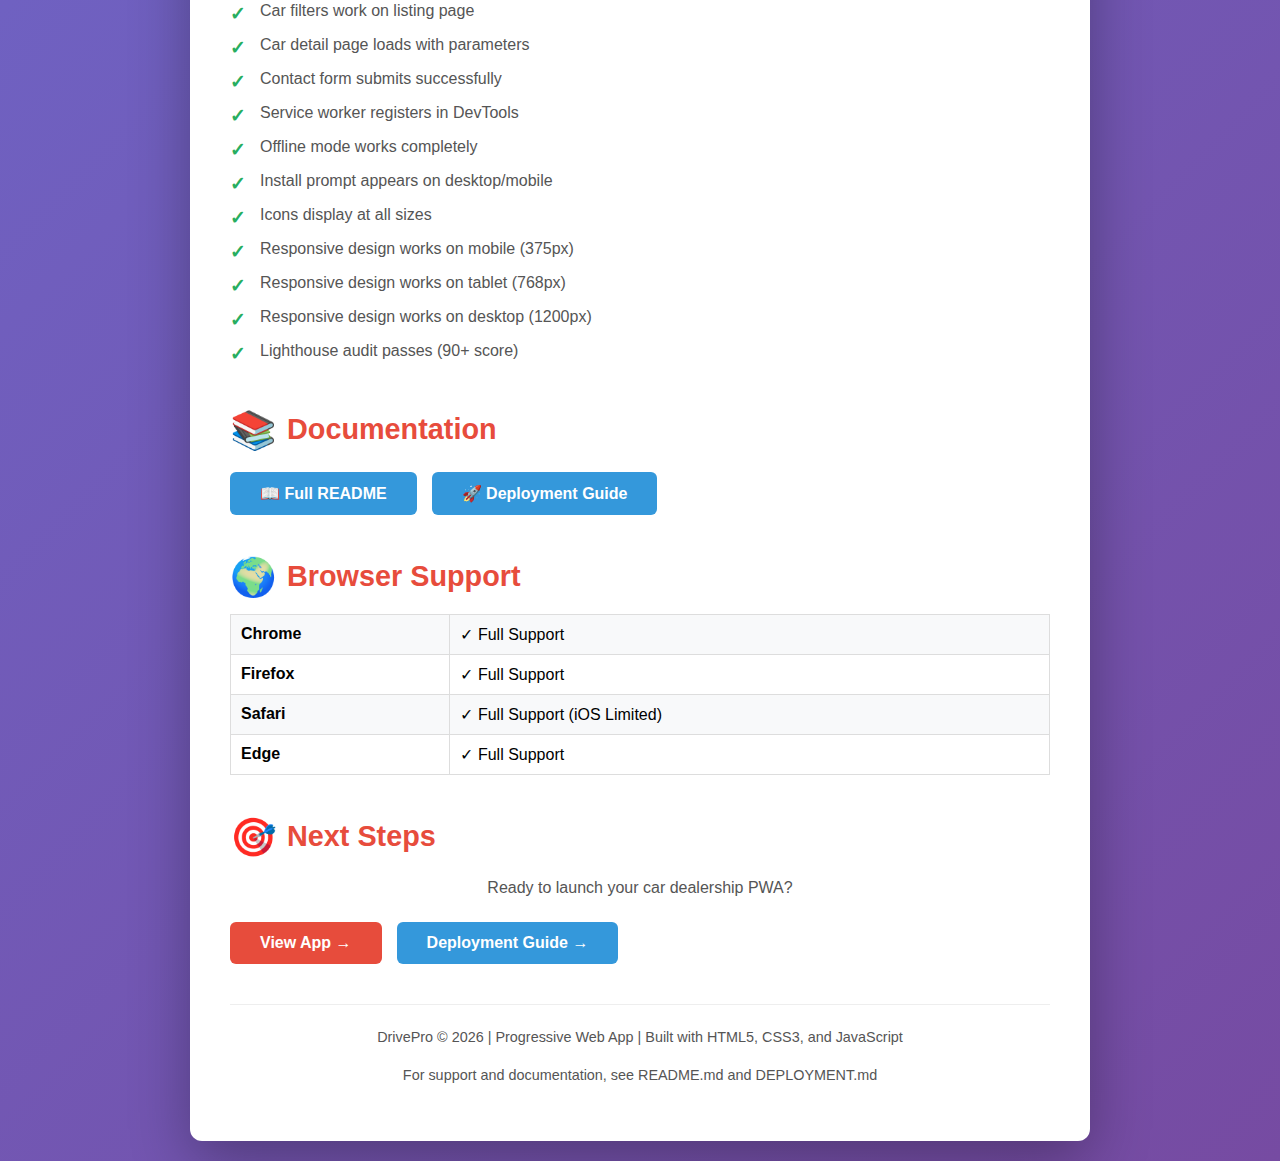
<file: QUICKSTART.html>
<!DOCTYPE html>
<html lang="en">
<head>
  <meta charset="UTF-8">
  <meta name="viewport" content="width=device-width, initial-scale=1.0">
  <title>DrivePro PWA - Quick Start</title>
  <style>
    * {
      margin: 0;
      padding: 0;
      box-sizing: border-box;
    }
    
    body {
      font-family: -apple-system, BlinkMacSystemFont, 'Segoe UI', Roboto, Oxygen, Ubuntu, Cantarell, sans-serif;
      background: linear-gradient(135deg, #667eea 0%, #764ba2 100%);
      min-height: 100vh;
      display: flex;
      align-items: center;
      justify-content: center;
      padding: 20px;
    }
    
    .container {
      background: white;
      border-radius: 12px;
      box-shadow: 0 20px 60px rgba(0,0,0,0.3);
      max-width: 900px;
      width: 100%;
      padding: 40px;
    }
    
    h1 {
      color: #1a1a1a;
      margin-bottom: 10px;
      font-size: 2.5em;
    }
    
    .subtitle {
      color: #666;
      margin-bottom: 30px;
      font-size: 1.1em;
    }
    
    .section {
      margin-bottom: 40px;
    }
    
    h2 {
      color: #e74c3c;
      font-size: 1.8em;
      margin-bottom: 15px;
      display: flex;
      align-items: center;
      gap: 10px;
    }
    
    .emoji {
      font-size: 1.3em;
    }
    
    p {
      color: #555;
      line-height: 1.8;
      margin-bottom: 12px;
    }
    
    .step {
      background: #f8f9fa;
      padding: 15px 20px;
      border-left: 4px solid #e74c3c;
      margin: 15px 0;
      border-radius: 4px;
    }
    
    .step strong {
      color: #1a1a1a;
    }
    
    code {
      background: #f4f4f4;
      padding: 2px 6px;
      border-radius: 3px;
      font-family: 'Monaco', 'Courier New', monospace;
      color: #d63384;
    }
    
    .button-group {
      display: flex;
      gap: 15px;
      margin-top: 20px;
      flex-wrap: wrap;
    }
    
    .btn {
      display: inline-block;
      padding: 12px 30px;
      border-radius: 6px;
      text-decoration: none;
      font-weight: 600;
      transition: all 0.3s ease;
      text-align: center;
      border: none;
      cursor: pointer;
      font-size: 1em;
    }
    
    .btn-primary {
      background: #e74c3c;
      color: white;
    }
    
    .btn-primary:hover {
      background: #c0392b;
      transform: translateY(-2px);
      box-shadow: 0 5px 20px rgba(231, 76, 60, 0.3);
    }
    
    .btn-secondary {
      background: #3498db;
      color: white;
    }
    
    .btn-secondary:hover {
      background: #2980b9;
      transform: translateY(-2px);
      box-shadow: 0 5px 20px rgba(52, 152, 219, 0.3);
    }
    
    .feature-grid {
      display: grid;
      grid-template-columns: repeat(auto-fit, minmax(200px, 1fr));
      gap: 20px;
      margin: 20px 0;
    }
    
    .feature-card {
      background: linear-gradient(135deg, #667eea 0%, #764ba2 100%);
      color: white;
      padding: 20px;
      border-radius: 8px;
      text-align: center;
    }
    
    .feature-icon {
      font-size: 2.5em;
      margin-bottom: 10px;
    }
    
    .feature-title {
      font-weight: 600;
      margin-bottom: 5px;
    }
    
    .checklist {
      list-style: none;
    }
    
    .checklist li {
      padding: 8px 0;
      padding-left: 30px;
      position: relative;
      color: #555;
    }
    
    .checklist li:before {
      content: "✓";
      position: absolute;
      left: 0;
      color: #27ae60;
      font-weight: bold;
      font-size: 1.2em;
    }
    
    .alert {
      background: #fff3cd;
      border: 1px solid #ffc107;
      border-radius: 4px;
      padding: 15px;
      margin: 20px 0;
      color: #856404;
    }
    
    .alert strong {
      display: block;
      margin-bottom: 5px;
    }
    
    .success {
      background: #d4edda;
      border-color: #28a745;
      color: #155724;
    }
    
    footer {
      text-align: center;
      margin-top: 40px;
      padding-top: 20px;
      border-top: 1px solid #eee;
      color: #999;
      font-size: 0.9em;
    }
    
    @media (max-width: 768px) {
      .container {
        padding: 25px;
      }
      
      h1 {
        font-size: 1.8em;
      }
      
      h2 {
        font-size: 1.3em;
      }
      
      .button-group {
        flex-direction: column;
      }
      
      .btn {
        width: 100%;
      }
    }
  </style>
</head>
<body>
  <div class="container">
    <h1>🚗 DrivePro PWA</h1>
    <p class="subtitle">Modern Car Dealership Progressive Web App - Quick Start Guide</p>

    <!-- Welcome Section -->
    <div class="section">
      <h2><span class="emoji">🎉</span> Welcome!</h2>
      <p>Your DrivePro Progressive Web App is ready! This is a production-ready, fully functional car dealership PWA with all modern features.</p>
      <div class="feature-grid">
        <div class="feature-card">
          <div class="feature-icon">📱</div>
          <div class="feature-title">Installable</div>
          <p>Install as native app</p>
        </div>
        <div class="feature-card">
          <div class="feature-icon">🔒</div>
          <div class="feature-title">Offline</div>
          <p>Works without internet</p>
        </div>
        <div class="feature-card">
          <div class="feature-icon">⚡</div>
          <div class="feature-title">Fast</div>
          <p>Lightning quick loading</p>
        </div>
        <div class="feature-card">
          <div class="feature-icon">📊</div>
          <div class="feature-title">Analytics Ready</div>
          <p>Built for tracking</p>
        </div>
      </div>
    </div>

    <!-- Quick Start Section -->
    <div class="section">
      <h2><span class="emoji">🚀</span> Quick Start</h2>
      
      <h3 style="color: #1a1a1a; margin: 20px 0 15px 0; font-size: 1.2em;">Local Development</h3>
      <div class="step">
        <strong>Step 1:</strong> Open any HTML file in your browser
        <br><code>index.html</code>, <code>cars.html</code>, <code>car-detail.html</code>, <code>contact.html</code>
      </div>
      
      <div class="step">
        <strong>Step 2:</strong> For full PWA features (service worker), run a local server:
        <br><code>python -m http.server 8000</code> or <code>npx serve</code>
      </div>
      
      <div class="step">
        <strong>Step 3:</strong> Open <code>http://localhost:8000</code> in your browser
      </div>
      
      <div class="step">
        <strong>Step 4:</strong> Click "Install App" button to test PWA installation
      </div>

      <div class="alert success">
        <strong>✓ You're ready to go!</strong> Test offline mode by disabling network in DevTools (F12 → Network → Offline)
      </div>
    </div>

    <!-- Features Section -->
    <div class="section">
      <h2><span class="emoji">✨</span> Key Features</h2>
      <ul class="checklist">
        <li><strong>4 Complete Pages</strong> - Home, Browse, Details, Contact</li>
        <li><strong>Advanced Filters</strong> - Brand, price, condition, fuel type</li>
        <li><strong>Offline Support</strong> - Full functionality without internet</li>
        <li><strong>PWA Manifest</strong> - Installable on desktop and mobile</li>
        <li><strong>Service Workers</strong> - Smart caching strategy</li>
        <li><strong>Responsive Design</strong> - Perfect on all devices</li>
        <li><strong>Multiple Contact Methods</strong> - Phone, WhatsApp, Email</li>
        <li><strong>Dark Mode Support</strong> - Automatic theme detection</li>
        <li><strong>8 App Icons</strong> - All required PWA sizes (72px to 512px)</li>
        <li><strong>Optimized Performance</strong> - Lighthouse ready</li>
      </ul>
    </div>

    <!-- Customization Section -->
    <div class="section">
      <h2><span class="emoji">⚙️</span> Customize for Your Business</h2>
      
      <h3 style="color: #1a1a1a; margin: 20px 0 15px 0; font-size: 1.2em;">Update Contact Information</h3>
      <p>Find and replace in all HTML files:</p>
      <ul class="checklist">
        <li><code>+1234567890</code> → Your phone number</li>
        <li><code>sales@drivepro.com</code> → Your email</li>
        <li><code>wa.me/1234567890</code> → Your WhatsApp link</li>
        <li><code>DrivePro</code> → Your business name</li>
      </ul>

      <h3 style="color: #1a1a1a; margin: 20px 0 15px 0; font-size: 1.2em;">Update Car Data</h3>
      <p>Edit <code>js/app.js</code> - Look for <code>carDatabase</code> array</p>
      <p>Add, remove, or modify cars in the database. Each car has:</p>
      <ul class="checklist">
        <li>Basic info (brand, name, year, price)</li>
        <li>Specifications (mileage, fuel, transmission)</li>
        <li>Features list</li>
        <li>Condition (New/Used)</li>
      </ul>

      <h3 style="color: #1a1a1a; margin: 20px 0 15px 0; font-size: 1.2em;">Update Colors</h3>
      <p>Edit <code>css/styles.css</code> - Look for <code>:root { --primary-color: ... }</code></p>
      <ul class="checklist">
        <li><code>--primary-color</code> - Main dark color</li>
        <li><code>--secondary-color</code> - Accent red color</li>
        <li><code>--accent-color</code> - Secondary blue color</li>
      </ul>
    </div>

    <!-- Deployment Section -->
    <div class="section">
      <h2><span class="emoji">🌐</span> Deploy to Production</h2>
      <p>Your app is ready to deploy! Choose your preferred platform:</p>
      <div class="button-group">
        <a href="https://vercel.com/new" target="_blank" class="btn btn-primary">Deploy on Vercel ⚡</a>
        <a href="https://app.netlify.com/drop" target="_blank" class="btn btn-primary">Deploy on Netlify</a>
        <a href="https://pages.github.com/" target="_blank" class="btn btn-primary">Deploy on GitHub Pages</a>
      </div>
      
      <p style="margin-top: 20px;"><strong>Important:</strong> See <code>DEPLOYMENT.md</code> for detailed deployment instructions.</p>
      
      <div class="alert">
        <strong>⚠️ HTTPS Required!</strong> Service workers and PWA features only work over HTTPS (secure connection). Most hosting platforms provide free HTTPS.
      </div>
    </div>

    <!-- File Structure -->
    <div class="section">
      <h2><span class="emoji">📁</span> Project Structure</h2>
      <div class="step">
        <code>index.html</code> - Home page with featured cars<br>
        <code>cars.html</code> - Browse page with filters<br>
        <code>car-detail.html</code> - Individual car details<br>
        <code>contact.html</code> - Contact form and info<br>
        <code>manifest.json</code> - PWA configuration<br>
        <code>service-worker.js</code> - Offline support<br>
        <code>css/styles.css</code> - All styling<br>
        <code>js/app.js</code> - All functionality<br>
        <code>assets/icons/</code> - 8 icon sizes + screenshots
      </div>
    </div>

    <!-- Testing Section -->
    <div class="section">
      <h2><span class="emoji">✅</span> Testing Checklist</h2>
      <ul class="checklist">
        <li>All links work and navigate correctly</li>
        <li>Car filters work on listing page</li>
        <li>Car detail page loads with parameters</li>
        <li>Contact form submits successfully</li>
        <li>Service worker registers in DevTools</li>
        <li>Offline mode works completely</li>
        <li>Install prompt appears on desktop/mobile</li>
        <li>Icons display at all sizes</li>
        <li>Responsive design works on mobile (375px)</li>
        <li>Responsive design works on tablet (768px)</li>
        <li>Responsive design works on desktop (1200px)</li>
        <li>Lighthouse audit passes (90+ score)</li>
      </ul>
    </div>

    <!-- Resources Section -->
    <div class="section">
      <h2><span class="emoji">📚</span> Documentation</h2>
      <div class="button-group">
        <a href="./README.md" target="_blank" class="btn btn-secondary">📖 Full README</a>
        <a href="./DEPLOYMENT.md" target="_blank" class="btn btn-secondary">🚀 Deployment Guide</a>
      </div>
    </div>

    <!-- Browser Support -->
    <div class="section">
      <h2><span class="emoji">🌍</span> Browser Support</h2>
      <table style="width: 100%; border-collapse: collapse; margin-top: 15px;">
        <tr style="background: #f8f9fa;">
          <td style="padding: 10px; border: 1px solid #ddd;"><strong>Chrome</strong></td>
          <td style="padding: 10px; border: 1px solid #ddd;">✓ Full Support</td>
        </tr>
        <tr>
          <td style="padding: 10px; border: 1px solid #ddd;"><strong>Firefox</strong></td>
          <td style="padding: 10px; border: 1px solid #ddd;">✓ Full Support</td>
        </tr>
        <tr style="background: #f8f9fa;">
          <td style="padding: 10px; border: 1px solid #ddd;"><strong>Safari</strong></td>
          <td style="padding: 10px; border: 1px solid #ddd;">✓ Full Support (iOS Limited)</td>
        </tr>
        <tr>
          <td style="padding: 10px; border: 1px solid #ddd;"><strong>Edge</strong></td>
          <td style="padding: 10px; border: 1px solid #ddd;">✓ Full Support</td>
        </tr>
      </table>
    </div>

    <!-- Final CTA -->
    <div class="section" style="text-align: center;">
      <h2><span class="emoji">🎯</span> Next Steps</h2>
      <p>Ready to launch your car dealership PWA?</p>
      <div class="button-group">
        <a href="./index.html" class="btn btn-primary">View App →</a>
        <a href="./DEPLOYMENT.md" class="btn btn-secondary">Deployment Guide →</a>
      </div>
    </div>

    <footer>
      <p>DrivePro © 2026 | Progressive Web App | Built with HTML5, CSS3, and JavaScript</p>
      <p>For support and documentation, see README.md and DEPLOYMENT.md</p>
    </footer>
  </div>
</body>
</html>
</file>
<file: css/styles.css>
* {
  margin: 0;
  padding: 0;
  box-sizing: border-box;
}

:root {
  --primary-color: #1a1a1a;
  --secondary-color: #e74c3c;
  --accent-color: #3498db;
  --light-bg: #f8f9fa;
  --border-color: #e0e0e0;
  --text-primary: #1a1a1a;
  --text-secondary: #666666;
  --shadow: 0 2px 10px rgba(0, 0, 0, 0.1);
  --shadow-lg: 0 10px 30px rgba(0, 0, 0, 0.15);
  --transition: all 0.3s cubic-bezier(0.25, 0.46, 0.45, 0.94);
}

html {
  scroll-behavior: smooth;
}

body {
  font-family: 'Segoe UI', 'Roboto', -apple-system, BlinkMacSystemFont, sans-serif;
  color: var(--text-primary);
  background-color: #ffffff;
  line-height: 1.6;
  overflow-x: hidden;
}

/* Typography */
h1, h2, h3, h4, h5, h6 {
  font-weight: 600;
  margin-bottom: 1rem;
}

h1 {
  font-size: 2.5rem;
}

h2 {
  font-size: 2rem;
}

h3 {
  font-size: 1.5rem;
}

p {
  margin-bottom: 1rem;
  color: var(--text-secondary);
}

/* Container */
.container {
  max-width: 1200px;
  margin: 0 auto;
  padding: 0 1.5rem;
}

/* Header & Navigation */
header {
  background: linear-gradient(135deg, var(--primary-color) 0%, #2a2a2a 100%);
  color: white;
  padding: 1rem 0;
  position: sticky;
  top: 0;
  z-index: 1000;
  box-shadow: var(--shadow);
}

nav {
  display: flex;
  justify-content: space-between;
  align-items: center;
}

.logo {
  display: flex;
  align-items: center;
  gap: 0.5rem;
  font-size: 1.5rem;
  font-weight: 700;
  color: white;
  text-decoration: none;
  letter-spacing: 1px;
  transition: var(--transition);
}

.logo:hover {
  transform: scale(1.05);
}

.logo-img {
  animation: logoPulse 2s ease-in-out infinite;
}

.logo img {
  height: 50px;
  width: auto;
  display: block;
}

.nav-links {
  display: flex;
  gap: 2rem;
  list-style: none;
  align-items: center;
}

.nav-links a {
  color: white;
  text-decoration: none;
  transition: var(--transition);
  font-weight: 500;
  position: relative;
}

.nav-links a:after {
  content: '';
  position: absolute;
  bottom: -5px;
  left: 0;
  width: 0;
  height: 2px;
  background: var(--secondary-color);
  transition: var(--transition);
}

.nav-links a:hover:after {
  width: 100%;
}

.install-btn {
  background: var(--secondary-color);
  color: white;
  border: none;
  padding: 0.75rem 1.5rem;
  border-radius: 50px;
  cursor: pointer;
  font-weight: 600;
  transition: var(--transition);
  display: none;
  position: relative;
  z-index: 100;
}

.install-btn:hover {
  transform: translateY(-2px);
  box-shadow: 0 5px 20px rgba(231, 76, 60, 0.4);
}

.install-btn.show {
  display: block;
  animation: pulse 1.5s ease-in-out infinite;
}

/* Install button animation */
@keyframes pulse {
  0% {
    transform: scale(1) translateY(0);
    opacity: 1;
  }
  50% {
    transform: scale(1.05) translateY(-3px);
    opacity: 0.9;
  }
  100% {
    transform: scale(1) translateY(0);
    opacity: 1;
  }
}

.menu-toggle {
  display: none;
  background: none;
  border: none;
  color: white;
  font-size: 1.5rem;
  cursor: pointer;
}

/* Hero Section */
.hero {
  background: linear-gradient(135deg, var(--primary-color) 0%, #2a2a2a 100%);
  color: white;
  padding: 6rem 2rem;
  text-align: center;
  margin-bottom: 3rem;
}

.hero h1 {
  color: white;
  margin-bottom: 1rem;
  font-size: 3rem;
  animation: slideInDown 0.6s ease-out;
}

.hero p {
  color: rgba(255, 255, 255, 0.9);
  font-size: 1.2rem;
  margin-bottom: 2rem;
  animation: slideInUp 0.6s ease-out 0.2s backwards;
}

@keyframes slideInDown {
  from {
    opacity: 0;
    transform: translateY(-30px);
  }
  to {
    opacity: 1;
    transform: translateY(0);
  }
}

@keyframes slideInUp {
  from {
    opacity: 0;
    transform: translateY(30px);
  }
  to {
    opacity: 1;
    transform: translateY(0);
  }
}

/* Logo Pulse Animation */
@keyframes logoPulse {
  0% {
    transform: scale(1);
  }
  50% {
    transform: scale(1.15);
  }
  100% {
    transform: scale(1);
  }
}

/* URL Bar Styles - REMOVED */

/* Buttons */
.btn {
  display: inline-block;
  padding: 0.75rem 2rem;
  background: var(--secondary-color);
  color: white;
  text-decoration: none;
  border-radius: 50px;
  border: 2px solid var(--secondary-color);
  cursor: pointer;
  font-weight: 600;
  transition: var(--transition);
  font-size: 1rem;
}

.btn:hover {
  background: transparent;
  color: var(--secondary-color);
}

.btn-outline {
  background: transparent;
  color: var(--secondary-color);
  border: 2px solid var(--secondary-color);
}

.btn-outline:hover {
  background: var(--secondary-color);
  color: white;
}

.btn-primary {
  background: var(--primary-color);
  border-color: var(--primary-color);
  color: white;
}

.btn-primary:hover {
  background: transparent;
  color: var(--primary-color);
}

/* Featured Cars Section */
.featured-section {
  margin-bottom: 4rem;
}

.section-title {
  text-align: center;
  margin-bottom: 3rem;
  position: relative;
}

.section-title h2 {
  margin-bottom: 0.5rem;
}

.section-title:after {
  content: '';
  display: block;
  width: 80px;
  height: 4px;
  background: var(--secondary-color);
  margin: 1rem auto 0;
}

.cars-grid {
  display: grid;
  grid-template-columns: repeat(auto-fill, minmax(280px, 1fr));
  gap: 2rem;
  margin-bottom: 2rem;
}

.car-card {
  background: white;
  border-radius: 10px;
  overflow: hidden;
  box-shadow: var(--shadow);
  transition: var(--transition);
  cursor: pointer;
}

.car-card:hover {
  transform: translateY(-10px);
  box-shadow: var(--shadow-lg);
}

.car-image {
  width: 100%;
  height: 200px;
  background: var(--light-bg);
  display: flex;
  align-items: center;
  justify-content: center;
  overflow: hidden;
  position: relative;
}

.car-image img {
  width: 100%;
  height: 100%;
  object-fit: cover;
  transition: var(--transition);
}

.car-card:hover .car-image img {
  transform: scale(1.1);
}

.car-image-placeholder {
  font-size: 3rem;
}

.car-info {
  padding: 1.5rem;
}

.car-brand {
  color: var(--secondary-color);
  font-size: 0.9rem;
  font-weight: 700;
  text-transform: uppercase;
  letter-spacing: 1px;
}

.car-name {
  font-size: 1.3rem;
  margin-bottom: 0.5rem;
}

.car-spec {
  font-size: 0.85rem;
  color: var(--text-secondary);
  margin-bottom: 0.5rem;
}

.car-price {
  font-size: 1.8rem;
  font-weight: 700;
  color: var(--secondary-color);
  margin-bottom: 1rem;
}

.car-card .btn {
  width: 100%;
  text-align: center;
  display: block;
}

/* Filters */
.filters {
  background: var(--light-bg);
  padding: 2rem;
  border-radius: 10px;
  margin-bottom: 2rem;
  display: grid;
  grid-template-columns: repeat(auto-fit, minmax(200px, 1fr));
  gap: 1rem;
}

.filter-group {
  display: flex;
  flex-direction: column;
}

.filter-group label {
  font-weight: 600;
  margin-bottom: 0.5rem;
  color: var(--text-primary);
}

.filter-group select,
.filter-group input {
  padding: 0.75rem;
  border: 1px solid var(--border-color);
  border-radius: 5px;
  font-size: 1rem;
  font-family: inherit;
  transition: var(--transition);
}

.filter-group select:focus,
.filter-group input:focus {
  outline: none;
  border-color: var(--secondary-color);
  box-shadow: 0 0 0 3px rgba(231, 76, 60, 0.1);
}

/* Car Detail Page */
.detail-section {
  display: grid;
  grid-template-columns: 1fr 1fr;
  gap: 3rem;
  margin-bottom: 3rem;
}

.detail-image {
  position: relative;
  border-radius: 10px;
  overflow: hidden;
}

.detail-image img {
  width: 100%;
  height: auto;
  display: block;
}

.detail-info h1 {
  color: var(--text-primary);
  margin-bottom: 0.5rem;
}

.detail-brand {
  color: var(--secondary-color);
  font-size: 1rem;
  font-weight: 700;
  text-transform: uppercase;
  margin-bottom: 1rem;
}

.specs-grid {
  display: grid;
  grid-template-columns: repeat(2, 1fr);
  gap: 1rem;
  margin-bottom: 2rem;
}

.spec-item {
  background: var(--light-bg);
  padding: 1rem;
  border-radius: 5px;
}

.spec-label {
  font-size: 0.85rem;
  color: var(--text-secondary);
  text-transform: uppercase;
  font-weight: 600;
}

.spec-value {
  font-size: 1.2rem;
  font-weight: 700;
  margin-top: 0.25rem;
}

.contact-section {
  background: var(--light-bg);
  padding: 2rem;
  border-radius: 10px;
  margin-top: 2rem;
}

.contact-section h3 {
  margin-bottom: 1.5rem;
}

.contact-buttons {
  display: grid;
  grid-template-columns: repeat(auto-fit, minmax(150px, 1fr));
  gap: 1rem;
}

.contact-btn {
  padding: 1rem;
  border-radius: 10px;
  border: none;
  cursor: pointer;
  font-weight: 600;
  transition: var(--transition);
  display: flex;
  align-items: center;
  justify-content: center;
  gap: 0.5rem;
  text-decoration: none;
  color: white;
}

.contact-btn.call {
  background: #25d366;
}

.contact-btn.call:hover {
  transform: translateY(-3px);
  box-shadow: 0 5px 20px rgba(37, 211, 102, 0.4);
}

.contact-btn.whatsapp {
  background: #25d366;
}

.contact-btn.whatsapp:hover {
  transform: translateY(-3px);
  box-shadow: 0 5px 20px rgba(37, 211, 102, 0.4);
}

.contact-btn.email {
  background: var(--accent-color);
}

.contact-btn.email:hover {
  transform: translateY(-3px);
  box-shadow: 0 5px 20px rgba(52, 152, 219, 0.4);
}

/* Contact Page */
.contact-form {
  background: white;
  padding: 2rem;
  border-radius: 10px;
  box-shadow: var(--shadow);
  max-width: 600px;
  margin: 0 auto 2rem;
}

.form-group {
  margin-bottom: 1.5rem;
}

.form-group label {
  display: block;
  margin-bottom: 0.5rem;
  font-weight: 600;
}

.form-group input,
.form-group textarea {
  width: 100%;
  padding: 0.75rem;
  border: 1px solid var(--border-color);
  border-radius: 5px;
  font-size: 1rem;
  font-family: inherit;
  transition: var(--transition);
}

.form-group input:focus,
.form-group textarea:focus {
  outline: none;
  border-color: var(--secondary-color);
  box-shadow: 0 0 0 3px rgba(231, 76, 60, 0.1);
}

.form-group textarea {
  resize: vertical;
  min-height: 120px;
}

.contact-info {
  display: grid;
  grid-template-columns: repeat(auto-fit, minmax(250px, 1fr));
  gap: 2rem;
  margin-bottom: 3rem;
}

.info-card {
  text-align: center;
  padding: 2rem;
}

.info-icon {
  font-size: 2.5rem;
  margin-bottom: 1rem;
}

.info-card h3 {
  margin-bottom: 0.5rem;
}

.info-card p {
  margin-bottom: 0.5rem;
}

.map-container {
  border-radius: 10px;
  overflow: hidden;
  box-shadow: var(--shadow);
  margin-bottom: 2rem;
}

.map-container iframe {
  width: 100%;
  height: 400px;
  border: none;
}

/* Footer */
footer {
  background: var(--primary-color);
  color: white;
  padding: 3rem 0 1rem;
  margin-top: 4rem;
}

.footer-content {
  display: grid;
  grid-template-columns: repeat(auto-fit, minmax(250px, 1fr));
  gap: 2rem;
  margin-bottom: 2rem;
}

.footer-section h4 {
  color: white;
  margin-bottom: 1rem;
}

.footer-section ul {
  list-style: none;
}

.footer-section ul li {
  margin-bottom: 0.5rem;
}

.footer-section a {
  color: rgba(255, 255, 255, 0.7);
  text-decoration: none;
  transition: var(--transition);
}

.footer-section a:hover {
  color: var(--secondary-color);
}

.footer-bottom {
  border-top: 1px solid rgba(255, 255, 255, 0.1);
  padding-top: 1rem;
  text-align: center;
  color: rgba(255, 255, 255, 0.7);
}

/* Loading State */
.loading {
  display: inline-block;
  width: 20px;
  height: 20px;
  border: 3px solid rgba(231, 76, 60, 0.3);
  border-radius: 50%;
  border-top-color: var(--secondary-color);
  animation: spin 1s ease-in-out infinite;
}

@keyframes spin {
  to {
    transform: rotate(360deg);
  }
}

/* Modal */
.modal {
  display: none;
  position: fixed;
  z-index: 2000;
  left: 0;
  top: 0;
  width: 100%;
  height: 100%;
  background-color: rgba(0, 0, 0, 0.6);
  animation: fadeIn 0.3s ease-in;
}

.modal.active {
  display: flex;
  align-items: center;
  justify-content: center;
}

.modal-content {
  background-color: white;
  padding: 2rem;
  border-radius: 10px;
  max-width: 500px;
  width: 90%;
  box-shadow: var(--shadow-lg);
  animation: slideUp 0.3s ease-out;
}

@keyframes fadeIn {
  from {
    opacity: 0;
  }
  to {
    opacity: 1;
  }
}

@keyframes slideUp {
  from {
    opacity: 0;
    transform: translateY(30px);
  }
  to {
    opacity: 1;
    transform: translateY(0);
  }
}

.modal-close {
  float: right;
  font-size: 1.5rem;
  font-weight: bold;
  color: var(--text-secondary);
  cursor: pointer;
  transition: var(--transition);
}

.modal-close:hover {
  color: var(--primary-color);
}

/* Responsive Design */
@media (max-width: 768px) {
  h1 {
    font-size: 1.8rem;
  }

  h2 {
    font-size: 1.5rem;
  }

  .hero {
    padding: 3rem 1rem;
  }

  .hero h1 {
    font-size: 2rem;
  }

  .nav-links {
    gap: 1rem;
  }

  .nav-links a {
    font-size: 0.9rem;
  }

  .menu-toggle {
    display: block;
  }

  .nav-links {
    display: none;
  }

  .nav-links.active {
    display: flex;
    flex-direction: column;
    position: absolute;
    top: 60px;
    left: 0;
    right: 0;
    background: var(--primary-color);
    padding: 1rem;
    gap: 0.5rem;
  }

  .cars-grid {
    grid-template-columns: repeat(auto-fill, minmax(250px, 1fr));
    gap: 1.5rem;
  }

  .detail-section {
    grid-template-columns: 1fr;
    gap: 2rem;
  }

  .filters {
    grid-template-columns: 1fr;
  }

  .specs-grid {
    grid-template-columns: 1fr;
  }

  .footer-content {
    grid-template-columns: 1fr;
  }

  .map-container iframe {
    height: 300px;
  }

  .contact-buttons {
    grid-template-columns: 1fr;
  }
}

@media (max-width: 480px) {
  .container {
    padding: 0 1rem;
  }

  h1 {
    font-size: 1.5rem;
  }

  h2 {
    font-size: 1.2rem;
  }

  h3 {
    font-size: 1rem;
  }

  .logo {
    font-size: 1.2rem;
  }

  .logo img {
    height: 30px;
  }

  .hero h1 {
    font-size: 1.5rem;
  }

  .hero p {
    font-size: 1rem;
  }

  .cars-grid {
    grid-template-columns: 1fr;
  }

  .car-image {
    height: 150px;
  }

  .btn {
    padding: 0.5rem 1rem;
    font-size: 0.9rem;
  }

  .contact-info {
    grid-template-columns: 1fr;
  }

  .info-icon {
    font-size: 2rem;
  }

  .modal-content {
    width: 95%;
  }
}

/* Accessibility */
@media (prefers-reduced-motion: reduce) {
  * {
    animation-duration: 0.01ms !important;
    animation-iteration-count: 1 !important;
    transition-duration: 0.01ms !important;
  }
}

/* Print Styles */
@media print {
  header,
  footer,
  .filters,
  .btn {
    display: none;
  }

  .cars-grid {
    grid-template-columns: repeat(2, 1fr);
  }
}

/* Dark Mode Support */
@media (prefers-color-scheme: dark) {
  :root {
    --light-bg: #2a2a2a;
    --border-color: #444444;
  }

  body {
    background-color: #1a1a1a;
    color: #e0e0e0;
  }

  .car-card {
    background: #2a2a2a;
  }

  .form-group input,
  .form-group textarea,
  .filter-group select,
  .filter-group input {
    background: #2a2a2a;
    color: #e0e0e0;
    border-color: #444444;
  }

  .contact-section {
    background: #2a2a2a;
  }

  .contact-form {
    background: #2a2a2a;
  }

  .spec-item {
    background: #2a2a2a;
  }

  .modal-content {
    background: #2a2a2a;
  }
}
</file>
